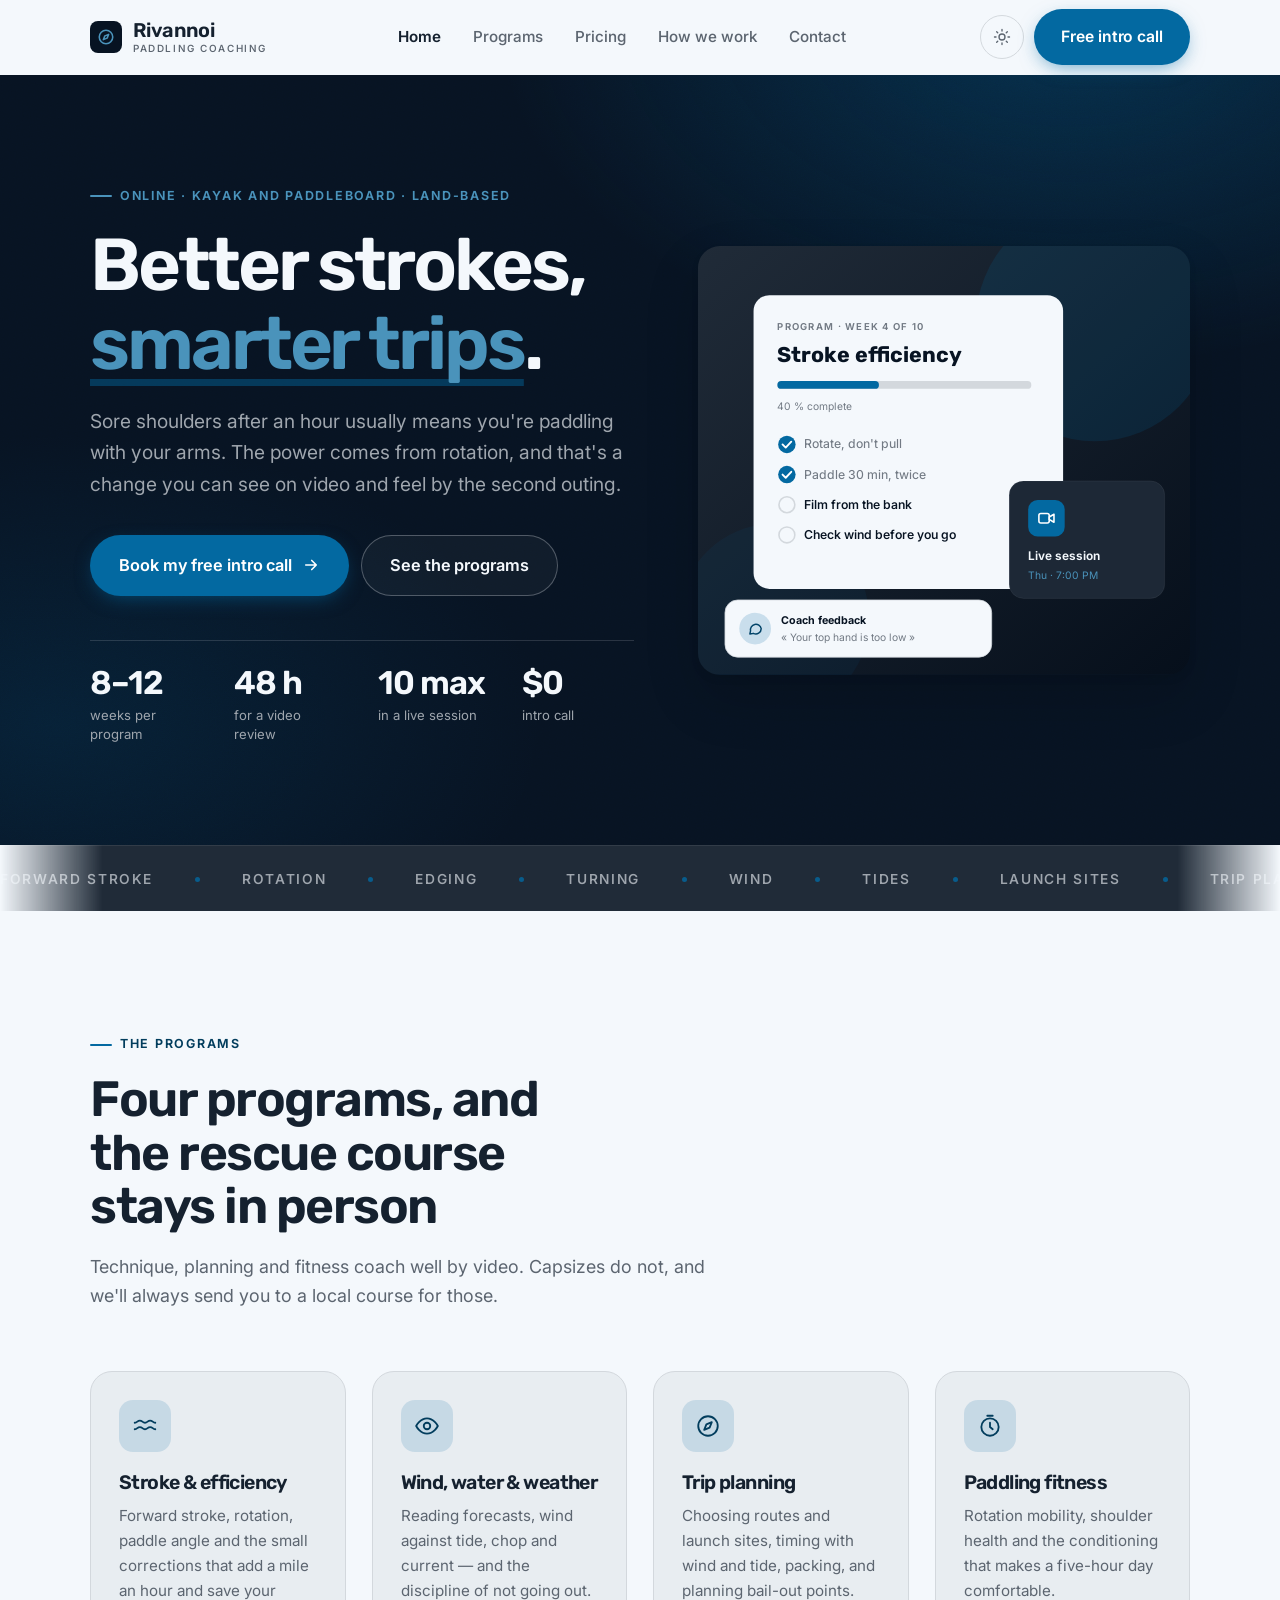
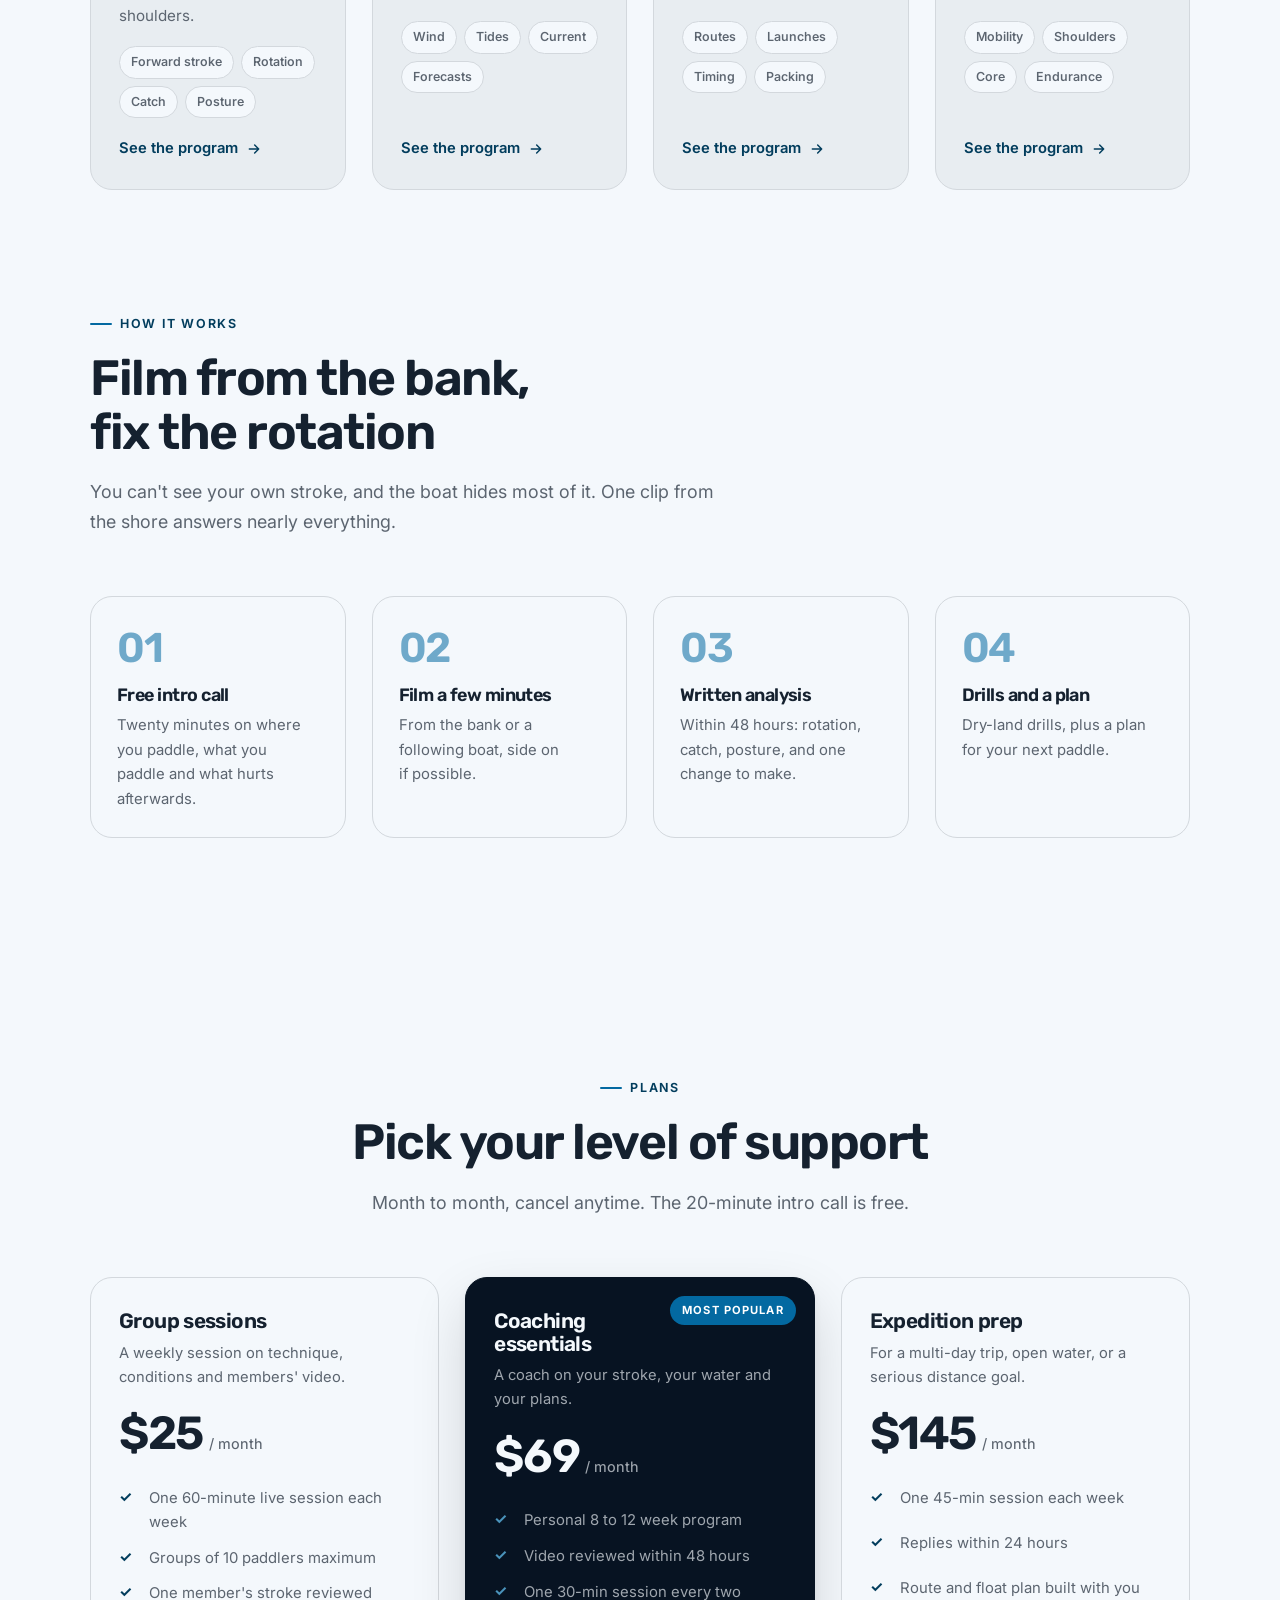
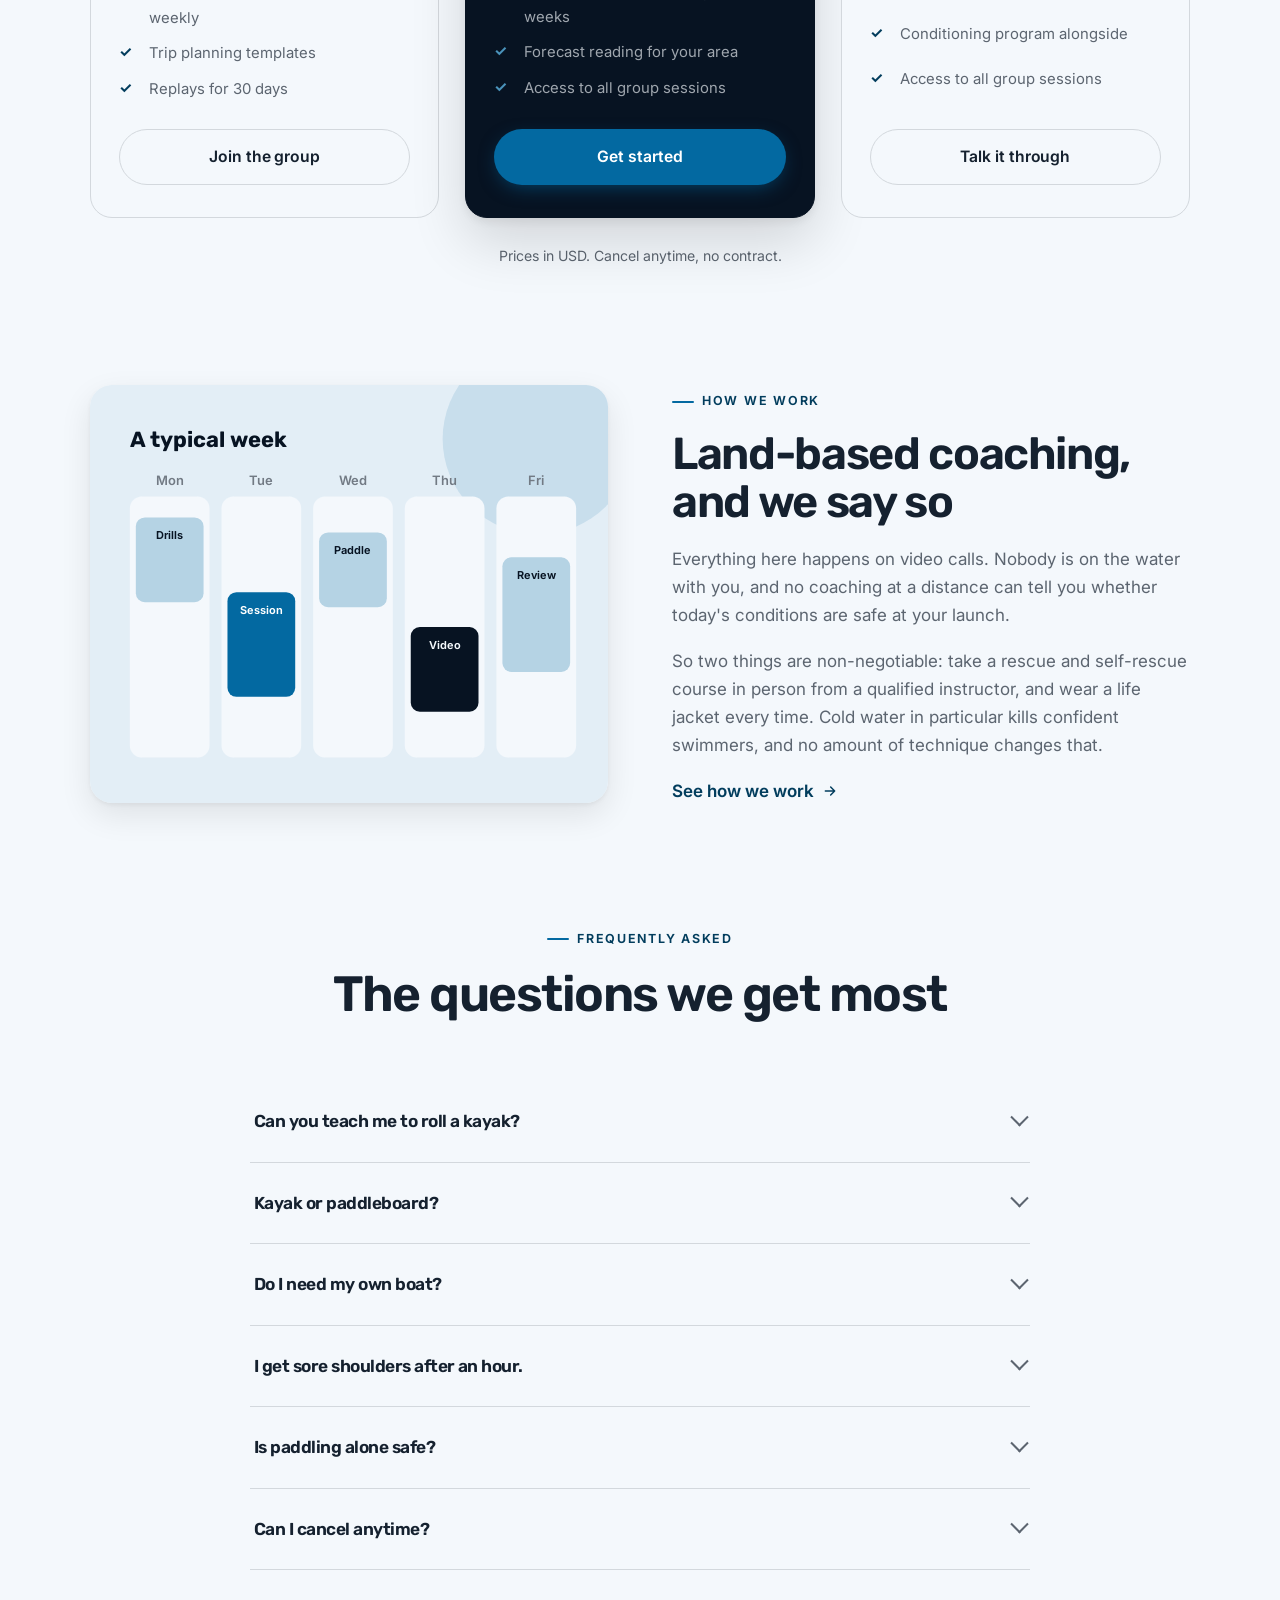
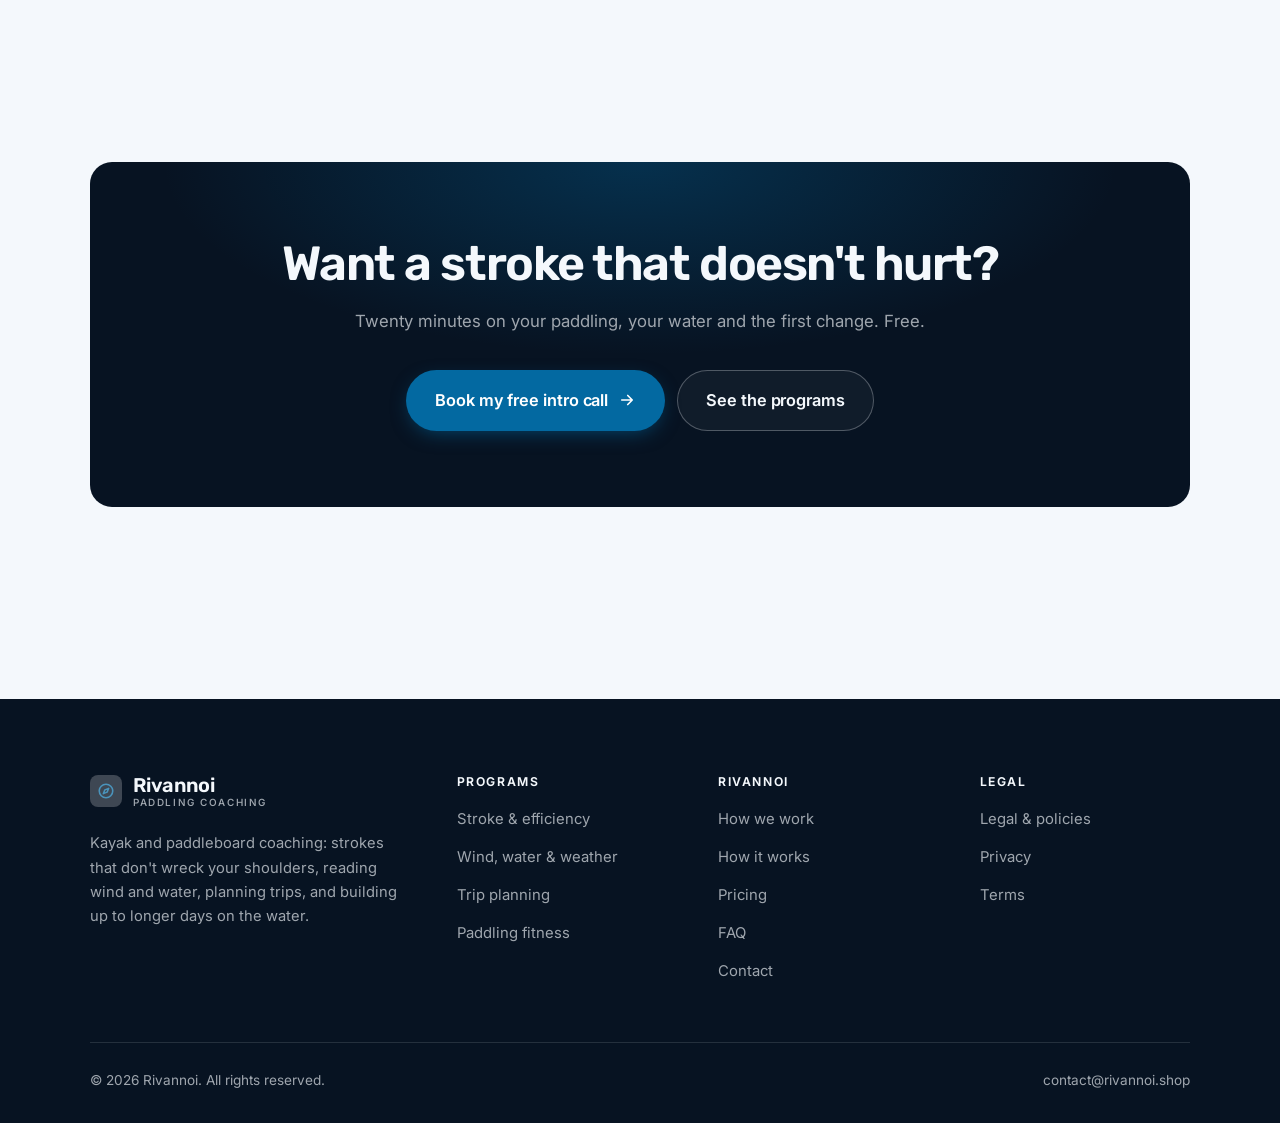
<file: index.html>
<!DOCTYPE html>
<html lang="en" class="no-js">
<head>
<meta charset="utf-8">
<meta name="viewport" content="width=device-width, initial-scale=1">
<title>Rivannoi — Paddling coaching: better strokes, smarter trips</title>
<meta name="description" content="Online kayak and paddleboard coaching: stroke technique from your own video, reading wind and water, trip planning, and paddling fitness. Safety training stays in person.">
<link rel="canonical" href="https://rivannoi.shop/">

<meta property="og:type" content="website">
<meta property="og:url" content="https://rivannoi.shop/">
<meta property="og:site_name" content="Rivannoi">
<meta property="og:locale" content="en_US">
<meta property="og:title" content="Rivannoi — Paddling coaching: better strokes, smarter trips">
<meta property="og:description" content="Online kayak and paddleboard coaching: stroke technique from your own video, reading wind and water, trip planning, and paddling fitness. Safety training stays in person.">
<meta name="theme-color" content="#071322">

<link rel="icon" href="assets/img/favicon.svg" type="image/svg+xml">
<link rel="preconnect" href="https://fonts.googleapis.com">
<link rel="preconnect" href="https://fonts.gstatic.com" crossorigin>
<link rel="stylesheet" href="https://fonts.googleapis.com/css2?family=Rubik:wght@400..700&family=Inter:wght@400..700&display=swap">
<link rel="stylesheet" href="assets/css/style.css">

<!-- Thème appliqué avant le premier rendu (évite le flash) -->
<script>
document.documentElement.classList.remove('no-js');
(function(){try{var t=localStorage.getItem('site-theme');if(t){document.documentElement.setAttribute('data-theme',t);}}catch(e){}})();
</script>
<script type="application/ld+json">
{
  "@context": "https://schema.org",
  "@type": "Organization",
  "name": "Rivannoi",
  "url": "https://rivannoi.shop/",
  "email": "contact@rivannoi.shop",
  "description": "Online kayak and paddleboard coaching: stroke technique from your own video, reading wind and water, trip planning, and paddling fitness. Safety training stays in person.",
  "areaServed": "US",
  "knowsLanguage": "en"
}
</script>
</head>

<body>
<a class="skip-link" href="#main">Skip to main content</a>

<header class="site-header">
  <nav class="wrap nav" aria-label="Main navigation">
    <a class="brand" href="index.html">
      <svg class="brand__mark" viewBox="0 0 64 64" aria-hidden="true">
        <rect class="bm-bg" width="64" height="64" rx="16"/>
        <g class="bm-ic" transform="translate(14 14) scale(1.5)" fill="none" stroke-width="2.1" stroke-linecap="round" stroke-linejoin="round"><circle cx="12" cy="12" r="9"/><path d="M15.5 8.5 13.5 13.5 8.5 15.5 10.5 10.5z"/></g>
      </svg>
      <span>Rivannoi<span class="brand__sub">Paddling coaching</span></span>
    </a>

    <ul class="nav__links" id="nav-links">
      <li><a href="index.html" aria-current="page">Home</a></li>
      <li><a href="programs.html">Programs</a></li>
      <li><a href="index.html#pricing">Pricing</a></li>
      <li><a href="about.html">How we work</a></li>
      <li><a href="contact.html">Contact</a></li>
      <li><a class="btn btn--primary" href="contact.html">Free intro call</a></li>
    </ul>

    <div class="nav__cta">
      <button class="theme-toggle" type="button" aria-label="Switch to dark theme">
        <svg class="icon-sun" viewBox="0 0 24 24" fill="none" stroke="currentColor" stroke-width="1.8" stroke-linecap="round" aria-hidden="true"><circle cx="12" cy="12" r="4"/><path d="M12 2v2m0 16v2M2 12h2m16 0h2M4.9 4.9l1.4 1.4m11.4 11.4 1.4 1.4M19.1 4.9l-1.4 1.4M6.3 17.7l-1.4 1.4"/></svg>
        <svg class="icon-moon" viewBox="0 0 24 24" fill="none" stroke="currentColor" stroke-width="1.8" stroke-linecap="round" stroke-linejoin="round" aria-hidden="true"><path d="M21 12.8A9 9 0 1 1 11.2 3a7 7 0 0 0 9.8 9.8z"/></svg>
      </button>
      <a class="btn btn--primary" href="contact.html">Free intro call</a>
      <button class="nav__toggle" type="button" aria-expanded="false" aria-controls="nav-links" aria-label="Open menu">
        <svg class="icon-open" viewBox="0 0 24 24" fill="none" stroke="currentColor" stroke-width="2" stroke-linecap="round" aria-hidden="true"><path d="M3 6h18M3 12h18M3 18h18"/></svg>
        <svg class="icon-close" viewBox="0 0 24 24" fill="none" stroke="currentColor" stroke-width="2" stroke-linecap="round" aria-hidden="true"><path d="M6 6l12 12M18 6L6 18"/></svg>
      </button>
    </div>
  </nav>
</header>

<main id="main">

<section class="hero">
  <div class="wrap hero__inner">
    <div>
      <span class="eyebrow hero__eyebrow">Online · Kayak and paddleboard · Land-based</span>
      <h1>Better strokes,<br> <em>smarter trips</em>.</h1>
      <p class="hero__lede">Sore shoulders after an hour usually means you're paddling with your arms. The power comes from rotation, and that's a change you can see on video and feel by the second outing.</p>

      <div class="hero__actions">
        <a class="btn btn--primary btn--lg" href="contact.html">Book my free intro call <svg viewBox="0 0 24 24" fill="none" stroke="currentColor" stroke-width="2.2" stroke-linecap="round" stroke-linejoin="round" aria-hidden="true"><path d="M5 12h14M13 6l6 6-6 6"/></svg></a>
        <a class="btn btn--on-dark btn--lg" href="programs.html">See the programs</a>
      </div>

      <ul class="hero__proof">
        <li><span class="stat__num">8–12</span><span class="stat__label">weeks per program</span></li>
        <li><span class="stat__num">48 h</span><span class="stat__label">for a video review</span></li>
        <li><span class="stat__num">10 max</span><span class="stat__label">in a live session</span></li>
        <li><span class="stat__num">$0</span><span class="stat__label">intro call</span></li>
      </ul>
    </div>

    <div class="hero__art">
      <svg viewBox="0 0 620 540" role="img" aria-label="A paddling program in week 4 of 10, showing this week's work, the next live session and coach feedback.">
        <defs>
          <linearGradient id="hbg" x1="0" y1="0" x2="1" y2="1">
            <stop offset="0" stop-color="#202b38"/><stop offset="1" stop-color="#060f1b"/>
          </linearGradient>
        </defs>
        <rect width="620" height="540" rx="22" fill="url(#hbg)"/>
        <circle cx="500" cy="96" r="150" fill="#0369a1" opacity=".16"/>
        <circle cx="96" cy="470" r="120" fill="#0369a1" opacity=".08"/>

        <g style="font-family: var(--font-body)">
          <!-- Carte programme -->
          <rect x="70" y="62" width="390" height="370" rx="20" fill="#f4f8fc"/>
          <text x="100" y="106" font-size="12" font-weight="650" letter-spacing="1.6" fill="#727a84">PROGRAM · WEEK 4 OF 10</text>
          <text x="100" y="146" font-size="27" font-weight="700" fill="#071322" style="font-family: var(--font-display)">Stroke efficiency</text>
          <rect x="100" y="170" width="320" height="10" rx="5" fill="#d3d8dd"/>
          <rect x="100" y="170" width="128" height="10" rx="5" fill="#0369a1"/>
          <text x="100" y="206" font-size="13" fill="#727a84">40 % complete</text>
          <circle cx="112" cy="250" r="11" fill="#0369a1"/><path d="M106.5 250l4 4 7-7.5" fill="none" stroke="#ffffff" stroke-width="2.4" stroke-linecap="round" stroke-linejoin="round"/><text x="134" y="255" font-size="15.5" fill="#727a84" font-weight="450">Rotate, don't pull</text>
          <circle cx="112" cy="288" r="11" fill="#0369a1"/><path d="M106.5 288l4 4 7-7.5" fill="none" stroke="#ffffff" stroke-width="2.4" stroke-linecap="round" stroke-linejoin="round"/><text x="134" y="293" font-size="15.5" fill="#727a84" font-weight="450">Paddle 30 min, twice</text>
          <circle cx="112" cy="326" r="10" fill="none" stroke="#d3d8dd" stroke-width="2"/><text x="134" y="331" font-size="15.5" fill="#071322" font-weight="560">Film from the bank</text>
          <circle cx="112" cy="364" r="10" fill="none" stroke="#d3d8dd" stroke-width="2"/><text x="134" y="369" font-size="15.5" fill="#071322" font-weight="560">Check wind before you go</text>

          <!-- Carte séance -->
          <rect x="392" y="296" width="196" height="148" rx="18" fill="#1d2836" stroke="#ffffff" stroke-opacity=".08"/>
          <rect x="416" y="320" width="46" height="46" rx="12" fill="#0369a1"/>
          <g transform="translate(427 331)" fill="none" stroke="#ffffff" color="#ffffff" stroke-width="2" stroke-linecap="round" stroke-linejoin="round"><rect x="2.5" y="6" width="13" height="12" rx="2.5"/><path d="M15.5 10.5 21.5 7v10l-6-3.5z"/></g>
          <text x="416" y="396" font-size="15" font-weight="650" fill="#f4f8fc">Live session</text>
          <text x="416" y="420" font-size="13" fill="#4a93bb">Thu · 7:00 PM</text>

          <!-- Retour du coach -->
          <rect x="34" y="446" width="336" height="72" rx="16" fill="#f4f8fc" stroke="#d3d8dd"/>
          <circle cx="72" cy="482" r="20" fill="#c9deec"/>
          <g transform="translate(62 472) scale(.84)" fill="none" stroke="#024469" stroke-width="2.2" stroke-linecap="round" stroke-linejoin="round"><path d="M21 12a8 8 0 0 1-11.6 7.1L4 20l1-4.6A8 8 0 1 1 21 12z"/></g>
          <text x="104" y="476" font-size="13.5" font-weight="700" fill="#071322">Coach feedback</text>
          <text x="104" y="498" font-size="13" fill="#727a84">« Your top hand is too low »</text>
        </g>
      </svg>
    </div>
  </div>
</section>

<div class="marquee" aria-hidden="true">
  <div class="marquee__track"><span>Forward stroke</span><span>Rotation</span><span>Edging</span><span>Turning</span><span>Wind</span><span>Tides</span><span>Launch sites</span><span>Trip planning</span><span>Paddle fitness</span><span>Life jackets</span><span>Forward stroke</span><span>Rotation</span><span>Edging</span><span>Turning</span><span>Wind</span><span>Tides</span><span>Launch sites</span><span>Trip planning</span><span>Paddle fitness</span><span>Life jackets</span></div>
</div>

<section class="section wrap" id="programs">
  <div class="section-head reveal">
    <span class="eyebrow">The programs</span>
    <h2>Four programs, and the rescue course stays in person</h2>
    <p>Technique, planning and fitness coach well by video. Capsizes do not, and we'll always send you to a local course for those.</p>
  </div>
  <div class="grid grid--4 reveal-group">
    <a class="card" href="programs.html#stroke">
      <div class="card__icon"><svg viewBox="0 0 24 24" fill="none" stroke="currentColor" stroke-width="1.7" stroke-linecap="round" stroke-linejoin="round" aria-hidden="true"><path d="M2.5 9c2.4 0 2.4-2 4.75-2s2.4 2 4.75 2 2.4-2 4.75-2 2.4 2 4.75 2M2.5 15c2.4 0 2.4-2 4.75-2s2.4 2 4.75 2 2.4-2 4.75-2 2.4 2 4.75 2"/></svg></div>
      <h3>Stroke &amp; efficiency</h3>
      <p>Forward stroke, rotation, paddle angle and the small corrections that add a mile an hour and save your shoulders.</p>
      <ul class="tags"><li>Forward stroke</li><li>Rotation</li><li>Catch</li><li>Posture</li></ul>
      <span class="arrow-link">See the program <svg viewBox="0 0 24 24" fill="none" stroke="currentColor" stroke-width="2.2" stroke-linecap="round" stroke-linejoin="round" aria-hidden="true"><path d="M5 12h14M13 6l6 6-6 6"/></svg></span>
    </a>
    <a class="card" href="programs.html#water">
      <div class="card__icon"><svg viewBox="0 0 24 24" fill="none" stroke="currentColor" stroke-width="1.7" stroke-linecap="round" stroke-linejoin="round" aria-hidden="true"><path d="M2 12s3.6-7 10-7 10 7 10 7-3.6 7-10 7S2 12 2 12z"/><circle cx="12" cy="12" r="3"/></svg></div>
      <h3>Wind, water &amp; weather</h3>
      <p>Reading forecasts, wind against tide, chop and current — and the discipline of not going out.</p>
      <ul class="tags"><li>Wind</li><li>Tides</li><li>Current</li><li>Forecasts</li></ul>
      <span class="arrow-link">See the program <svg viewBox="0 0 24 24" fill="none" stroke="currentColor" stroke-width="2.2" stroke-linecap="round" stroke-linejoin="round" aria-hidden="true"><path d="M5 12h14M13 6l6 6-6 6"/></svg></span>
    </a>
    <a class="card" href="programs.html#trips">
      <div class="card__icon"><svg viewBox="0 0 24 24" fill="none" stroke="currentColor" stroke-width="1.7" stroke-linecap="round" stroke-linejoin="round" aria-hidden="true"><circle cx="12" cy="12" r="9"/><path d="M15.5 8.5 13.5 13.5 8.5 15.5 10.5 10.5z"/></svg></div>
      <h3>Trip planning</h3>
      <p>Choosing routes and launch sites, timing with wind and tide, packing, and planning bail-out points.</p>
      <ul class="tags"><li>Routes</li><li>Launches</li><li>Timing</li><li>Packing</li></ul>
      <span class="arrow-link">See the program <svg viewBox="0 0 24 24" fill="none" stroke="currentColor" stroke-width="2.2" stroke-linecap="round" stroke-linejoin="round" aria-hidden="true"><path d="M5 12h14M13 6l6 6-6 6"/></svg></span>
    </a>
    <a class="card" href="programs.html#fitness">
      <div class="card__icon"><svg viewBox="0 0 24 24" fill="none" stroke="currentColor" stroke-width="1.7" stroke-linecap="round" stroke-linejoin="round" aria-hidden="true"><circle cx="12" cy="13" r="8"/><path d="M12 9v4l2.5 2M9.5 2.5h5"/></svg></div>
      <h3>Paddling fitness</h3>
      <p>Rotation mobility, shoulder health and the conditioning that makes a five-hour day comfortable.</p>
      <ul class="tags"><li>Mobility</li><li>Shoulders</li><li>Core</li><li>Endurance</li></ul>
      <span class="arrow-link">See the program <svg viewBox="0 0 24 24" fill="none" stroke="currentColor" stroke-width="2.2" stroke-linecap="round" stroke-linejoin="round" aria-hidden="true"><path d="M5 12h14M13 6l6 6-6 6"/></svg></span>
    </a>
  </div>
</section>

<section class="section section--flush wrap" id="how-it-works">
  <div class="section-head reveal">
    <span class="eyebrow">How it works</span>
    <h2>Film from the bank, fix the rotation</h2>
    <p>You can't see your own stroke, and the boat hides most of it. One clip from the shore answers nearly everything.</p>
  </div>
  <div class="grid grid--4 steps reveal-group">
    <article class="step">
      <h3>Free intro call</h3>
      <p>Twenty minutes on where you paddle, what you paddle and what hurts afterwards.</p>
    </article>
    <article class="step">
      <h3>Film a few minutes</h3>
      <p>From the bank or a following boat, side on if possible.</p>
    </article>
    <article class="step">
      <h3>Written analysis</h3>
      <p>Within 48 hours: rotation, catch, posture, and one change to make.</p>
    </article>
    <article class="step">
      <h3>Drills and a plan</h3>
      <p>Dry-land drills, plus a plan for your next paddle.</p>
    </article>
  </div>
</section>

<section class="section wrap" id="pricing">
  <div class="section-head section-head--center reveal">
    <span class="eyebrow">Plans</span>
    <h2>Pick your level of support</h2>
    <p>Month to month, cancel anytime. The 20-minute intro call is free.</p>
  </div>
  <div class="grid grid--3 plans reveal-group">
    <article class="plan">
      
      <h3>Group sessions</h3>
      <p class="plan__desc">A weekly session on technique, conditions and members' video.</p>
      <p class="plan__price">$25<span class="plan__period">/ month</span></p>
      <ul class="plan__features">
        <li>One 60-minute live session each week</li>
        <li>Groups of 10 paddlers maximum</li>
        <li>One member's stroke reviewed weekly</li>
        <li>Trip planning templates</li>
        <li>Replays for 30 days</li>
      </ul>
      <a class="btn btn--ghost btn--block" href="contact.html">Join the group</a>
    </article>
    <article class="plan plan--featured">
      <span class="plan__tag">Most popular</span>
      <h3>Coaching essentials</h3>
      <p class="plan__desc">A coach on your stroke, your water and your plans.</p>
      <p class="plan__price">$69<span class="plan__period">/ month</span></p>
      <ul class="plan__features">
        <li>Personal 8 to 12 week program</li>
        <li>Video reviewed within 48 hours</li>
        <li>One 30-min session every two weeks</li>
        <li>Forecast reading for your area</li>
        <li>Access to all group sessions</li>
      </ul>
      <a class="btn btn--primary btn--block" href="contact.html">Get started</a>
    </article>
    <article class="plan">
      
      <h3>Expedition prep</h3>
      <p class="plan__desc">For a multi-day trip, open water, or a serious distance goal.</p>
      <p class="plan__price">$145<span class="plan__period">/ month</span></p>
      <ul class="plan__features">
        <li>One 45-min session each week</li>
        <li>Replies within 24 hours</li>
        <li>Route and float plan built with you</li>
        <li>Conditioning program alongside</li>
        <li>Access to all group sessions</li>
      </ul>
      <a class="btn btn--ghost btn--block" href="contact.html">Talk it through</a>
    </article>
  </div>
  <p class="plans-note">Prices in USD. Cancel anytime, no contract.</p>
</section>

<section class="section section--flush wrap">
  <div class="split reveal">
    <div class="split__art">
      <svg viewBox="0 0 520 420" role="img" aria-label="Example of a typical week: Drills, Session, Paddle, Video, Review.">
        <rect width="520" height="420" rx="20" fill="#e3eef6"/>
        <circle cx="450" cy="54" r="96" fill="#0369a1" opacity=".12"/>
        <g style="font-family: var(--font-body)">
        <text x="40" y="62" font-size="22" font-weight="700" fill="#071322" style="font-family: var(--font-display)">A typical week</text>
        <text x="80" y="100" text-anchor="middle" font-size="13" font-weight="600" fill="#727a84">Mon</text>
        <rect x="40" y="112" width="80" height="262" rx="12" fill="#f4f8fc"/>
        <rect x="46" y="133" width="68" height="85" rx="9" fill="#b5d3e4"/>
        <text x="80" y="155" text-anchor="middle" font-size="11" font-weight="650" fill="#071322">Drills</text>
        <text x="172" y="100" text-anchor="middle" font-size="13" font-weight="600" fill="#727a84">Tue</text>
        <rect x="132" y="112" width="80" height="262" rx="12" fill="#f4f8fc"/>
        <rect x="138" y="208" width="68" height="105" rx="9" fill="#0369a1"/>
        <text x="172" y="230" text-anchor="middle" font-size="11" font-weight="650" fill="#ffffff">Session</text>
        <text x="264" y="100" text-anchor="middle" font-size="13" font-weight="600" fill="#727a84">Wed</text>
        <rect x="224" y="112" width="80" height="262" rx="12" fill="#f4f8fc"/>
        <rect x="230" y="148" width="68" height="75" rx="9" fill="#b5d3e4"/>
        <text x="264" y="170" text-anchor="middle" font-size="11" font-weight="650" fill="#071322">Paddle</text>
        <text x="356" y="100" text-anchor="middle" font-size="13" font-weight="600" fill="#727a84">Thu</text>
        <rect x="316" y="112" width="80" height="262" rx="12" fill="#f4f8fc"/>
        <rect x="322" y="243" width="68" height="85" rx="9" fill="#071322"/>
        <text x="356" y="265" text-anchor="middle" font-size="11" font-weight="650" fill="#f4f8fc">Video</text>
        <text x="448" y="100" text-anchor="middle" font-size="13" font-weight="600" fill="#727a84">Fri</text>
        <rect x="408" y="112" width="80" height="262" rx="12" fill="#f4f8fc"/>
        <rect x="414" y="173" width="68" height="115" rx="9" fill="#b5d3e4"/>
        <text x="448" y="195" text-anchor="middle" font-size="11" font-weight="650" fill="#071322">Review</text>
        </g>
      </svg>
    </div>
    <div>
      <span class="eyebrow">How we work</span>
      <h2>Land-based coaching, and we say so</h2>
      <p>Everything here happens on video calls. Nobody is on the water with you, and no coaching at a distance can tell you whether today's conditions are safe at your launch.</p>
      <p>So two things are non-negotiable: take a rescue and self-rescue course in person from a qualified instructor, and wear a life jacket every time. Cold water in particular kills confident swimmers, and no amount of technique changes that.</p>
      <p><a class="arrow-link" href="about.html">See how we work <svg viewBox="0 0 24 24" fill="none" stroke="currentColor" stroke-width="2.2" stroke-linecap="round" stroke-linejoin="round" aria-hidden="true"><path d="M5 12h14M13 6l6 6-6 6"/></svg></a></p>
    </div>
  </div>
</section>

<section class="section section--flush wrap" id="faq">
  <div class="section-head section-head--center reveal">
    <span class="eyebrow">Frequently asked</span>
    <h2>The questions we get most</h2>
  </div>
  <div class="faq reveal">
    <details>
      <summary>Can you teach me to roll a kayak?</summary>
      <p>Not over video. Rolling and rescue skills need a pool or sheltered water and an instructor beside you. We'll help you find a course and prepare for it.</p>
    </details>
    <details>
      <summary>Kayak or paddleboard?</summary>
      <p>Both are coached here, and the stroke principles overlap more than people expect. We'll talk through which suits your water and your goals.</p>
    </details>
    <details>
      <summary>Do I need my own boat?</summary>
      <p>It helps for regular practice, but rentals are fine while you're learning. We take no commission on any equipment.</p>
    </details>
    <details>
      <summary>I get sore shoulders after an hour.</summary>
      <p>Classic arm-paddling. Rotation fixes it, and it's usually visible in the first video review.</p>
    </details>
    <details>
      <summary>Is paddling alone safe?</summary>
      <p>Less safe, always. We'd rather you paddled with others, told someone your plan, and stayed close to shore when you don't.</p>
    </details>
    <details>
      <summary>Can I cancel anytime?</summary>
      <p>Yes. No contract, no minimum term. Access stays open until the end of the month you already paid for.</p>
    </details>
  </div>
</section>

<section class="wrap section--tight">
  <div class="cta-band reveal">
    <h2>Want a stroke that doesn't hurt?</h2>
    <p>Twenty minutes on your paddling, your water and the first change. Free.</p>
    <div class="hero__actions">
      <a class="btn btn--primary btn--lg" href="contact.html">Book my free intro call <svg viewBox="0 0 24 24" fill="none" stroke="currentColor" stroke-width="2.2" stroke-linecap="round" stroke-linejoin="round" aria-hidden="true"><path d="M5 12h14M13 6l6 6-6 6"/></svg></a>
      <a class="btn btn--on-dark btn--lg" href="programs.html">See the programs</a>
    </div>
  </div>
</section>

</main>

<footer class="site-footer">
  <div class="wrap">
    <div class="footer__grid">
      <div class="footer__brand">
        <a class="brand" href="index.html">
          <svg class="brand__mark" viewBox="0 0 64 64" aria-hidden="true">
        <rect class="bm-bg" width="64" height="64" rx="16"/>
        <g class="bm-ic" transform="translate(14 14) scale(1.5)" fill="none" stroke-width="2.1" stroke-linecap="round" stroke-linejoin="round"><circle cx="12" cy="12" r="9"/><path d="M15.5 8.5 13.5 13.5 8.5 15.5 10.5 10.5z"/></g>
      </svg>
          <span>Rivannoi<span class="brand__sub">Paddling coaching</span></span>
        </a>
        <p>Kayak and paddleboard coaching: strokes that don't wreck your shoulders, reading wind and water, planning trips, and building up to longer days on the water.</p>
      </div>

      <div class="footer__col">
        <h4>Programs</h4>
        <ul>
          <li><a href="programs.html#stroke">Stroke &amp; efficiency</a></li>
          <li><a href="programs.html#water">Wind, water &amp; weather</a></li>
          <li><a href="programs.html#trips">Trip planning</a></li>
          <li><a href="programs.html#fitness">Paddling fitness</a></li>
        </ul>
      </div>

      <div class="footer__col">
        <h4>Rivannoi</h4>
        <ul>
          <li><a href="about.html">How we work</a></li>
          <li><a href="index.html#how-it-works">How it works</a></li>
          <li><a href="index.html#pricing">Pricing</a></li>
          <li><a href="index.html#faq">FAQ</a></li>
          <li><a href="contact.html">Contact</a></li>
        </ul>
      </div>

      <div class="footer__col">
        <h4>Legal</h4>
        <ul>
          <li><a href="legal.html">Legal &amp; policies</a></li>
          <li><a href="legal.html#privacy">Privacy</a></li>
          <li><a href="legal.html#terms">Terms</a></li>
        </ul>
      </div>
    </div>

    <div class="footer__bottom">
      <p>© <span data-year>2026</span> Rivannoi. All rights reserved.</p>
      <p><a href="mailto:contact@rivannoi.shop">contact@rivannoi.shop</a></p>
    </div>
  </div>
</footer>

<script src="assets/js/main.js" defer></script>
</body>
</html>
</file>
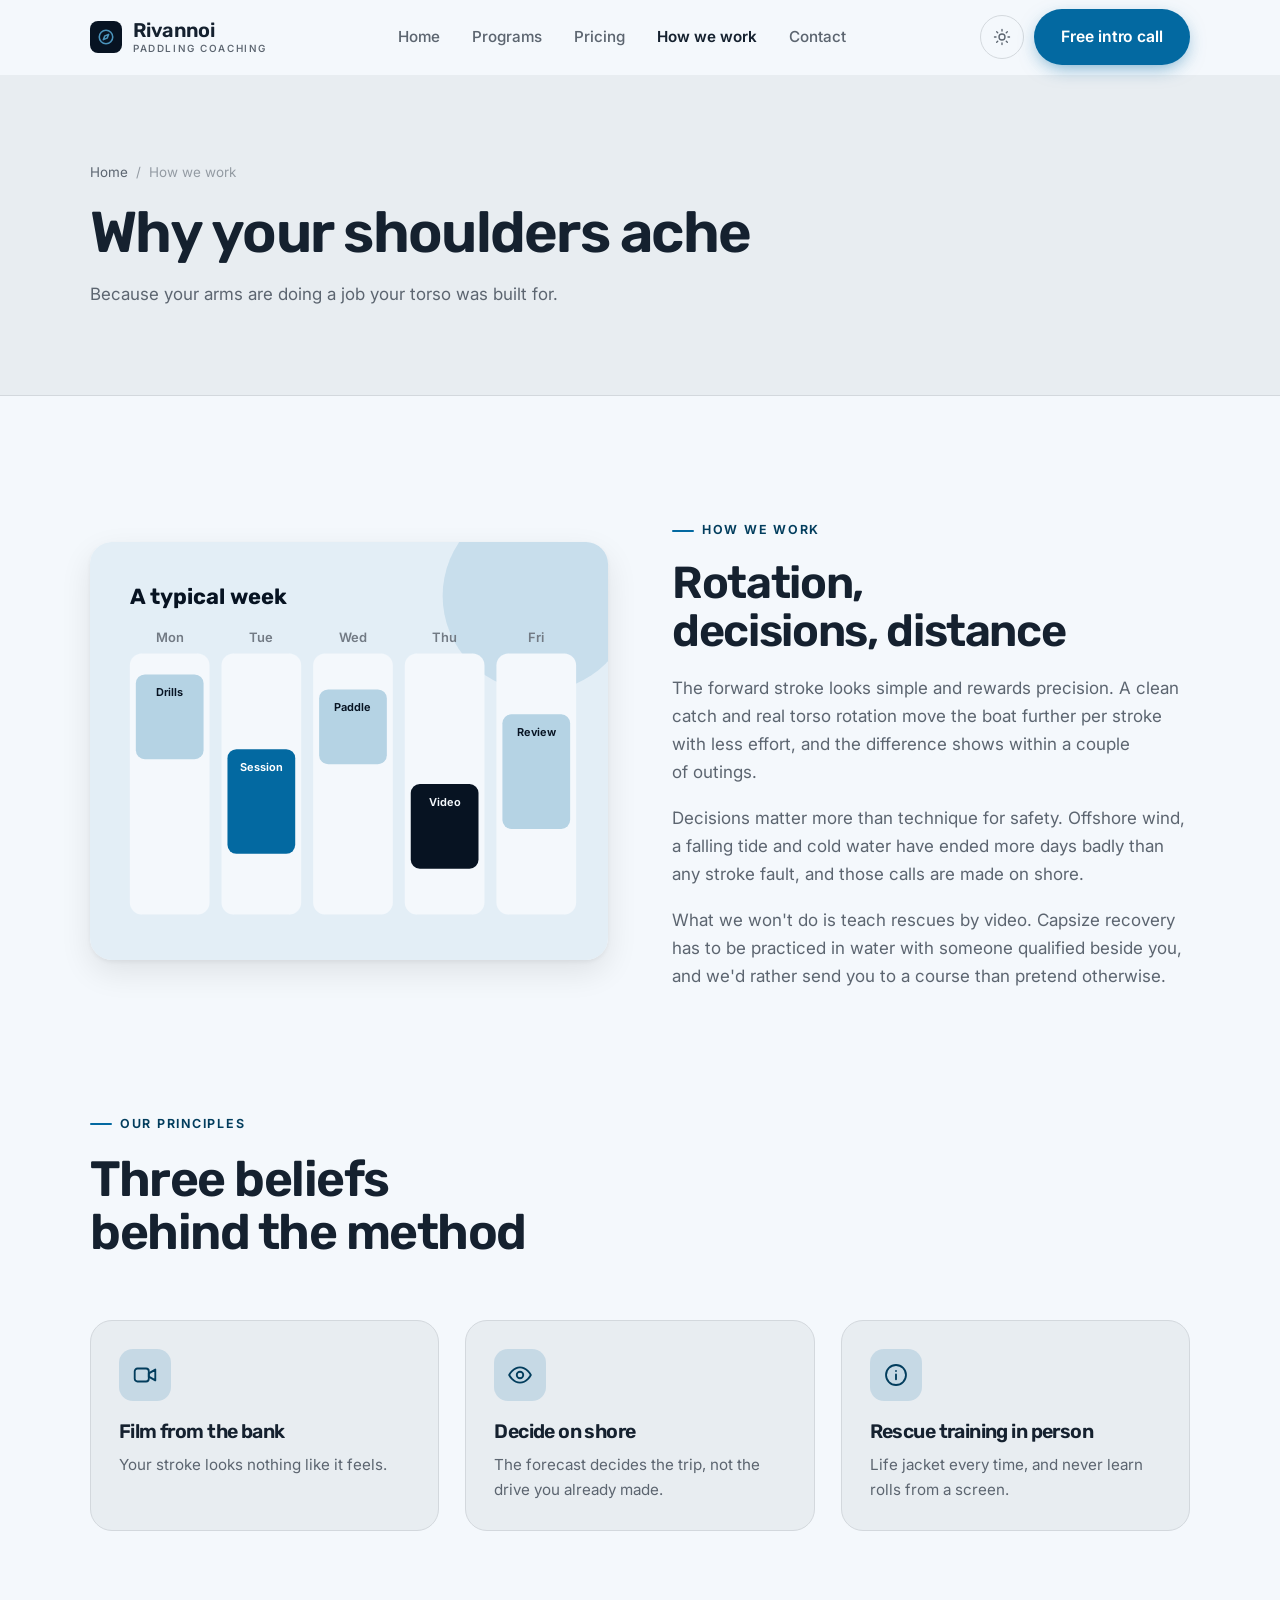
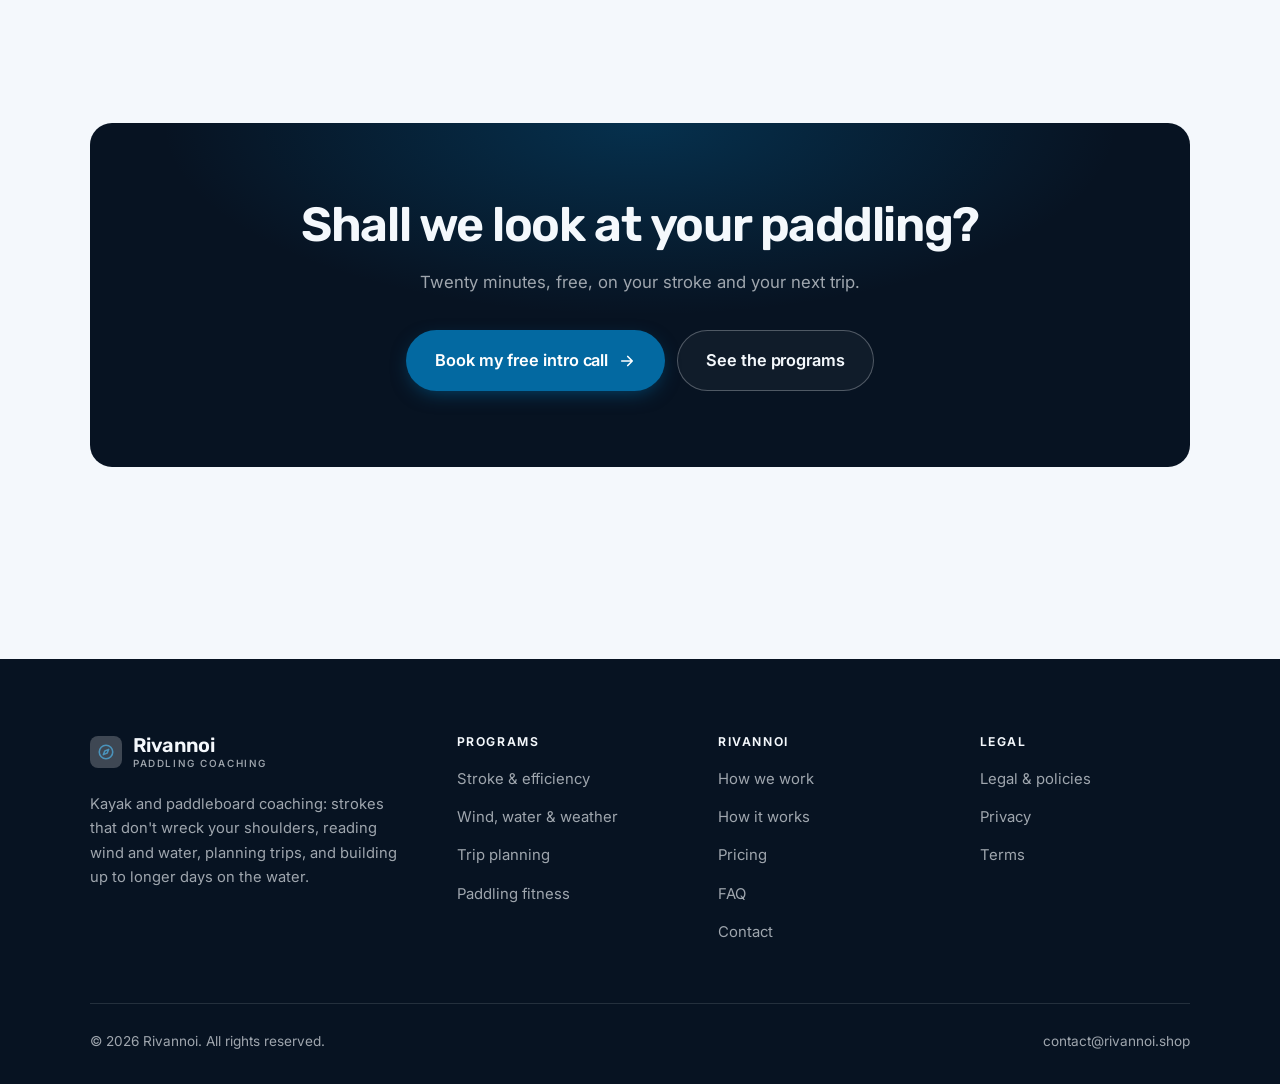
<file: about.html>
<!DOCTYPE html>
<html lang="en" class="no-js">
<head>
<meta charset="utf-8">
<meta name="viewport" content="width=device-width, initial-scale=1">
<title>How we work — Rivannoi</title>
<meta name="description" content="Why paddling technique is coachable from video, and what has to stay in person.">
<link rel="canonical" href="https://rivannoi.shop/about.html">

<meta property="og:type" content="website">
<meta property="og:url" content="https://rivannoi.shop/about.html">
<meta property="og:site_name" content="Rivannoi">
<meta property="og:locale" content="en_US">
<meta property="og:title" content="How we work — Rivannoi">
<meta property="og:description" content="Why paddling technique is coachable from video, and what has to stay in person.">
<meta name="theme-color" content="#071322">

<link rel="icon" href="assets/img/favicon.svg" type="image/svg+xml">
<link rel="preconnect" href="https://fonts.googleapis.com">
<link rel="preconnect" href="https://fonts.gstatic.com" crossorigin>
<link rel="stylesheet" href="https://fonts.googleapis.com/css2?family=Rubik:wght@400..700&family=Inter:wght@400..700&display=swap">
<link rel="stylesheet" href="assets/css/style.css">

<!-- Thème appliqué avant le premier rendu (évite le flash) -->
<script>
document.documentElement.classList.remove('no-js');
(function(){try{var t=localStorage.getItem('site-theme');if(t){document.documentElement.setAttribute('data-theme',t);}}catch(e){}})();
</script>
</head>

<body>
<a class="skip-link" href="#main">Skip to main content</a>

<header class="site-header">
  <nav class="wrap nav" aria-label="Main navigation">
    <a class="brand" href="index.html">
      <svg class="brand__mark" viewBox="0 0 64 64" aria-hidden="true">
        <rect class="bm-bg" width="64" height="64" rx="16"/>
        <g class="bm-ic" transform="translate(14 14) scale(1.5)" fill="none" stroke-width="2.1" stroke-linecap="round" stroke-linejoin="round"><circle cx="12" cy="12" r="9"/><path d="M15.5 8.5 13.5 13.5 8.5 15.5 10.5 10.5z"/></g>
      </svg>
      <span>Rivannoi<span class="brand__sub">Paddling coaching</span></span>
    </a>

    <ul class="nav__links" id="nav-links">
      <li><a href="index.html">Home</a></li>
      <li><a href="programs.html">Programs</a></li>
      <li><a href="index.html#pricing">Pricing</a></li>
      <li><a href="about.html" aria-current="page">How we work</a></li>
      <li><a href="contact.html">Contact</a></li>
      <li><a class="btn btn--primary" href="contact.html">Free intro call</a></li>
    </ul>

    <div class="nav__cta">
      <button class="theme-toggle" type="button" aria-label="Switch to dark theme">
        <svg class="icon-sun" viewBox="0 0 24 24" fill="none" stroke="currentColor" stroke-width="1.8" stroke-linecap="round" aria-hidden="true"><circle cx="12" cy="12" r="4"/><path d="M12 2v2m0 16v2M2 12h2m16 0h2M4.9 4.9l1.4 1.4m11.4 11.4 1.4 1.4M19.1 4.9l-1.4 1.4M6.3 17.7l-1.4 1.4"/></svg>
        <svg class="icon-moon" viewBox="0 0 24 24" fill="none" stroke="currentColor" stroke-width="1.8" stroke-linecap="round" stroke-linejoin="round" aria-hidden="true"><path d="M21 12.8A9 9 0 1 1 11.2 3a7 7 0 0 0 9.8 9.8z"/></svg>
      </button>
      <a class="btn btn--primary" href="contact.html">Free intro call</a>
      <button class="nav__toggle" type="button" aria-expanded="false" aria-controls="nav-links" aria-label="Open menu">
        <svg class="icon-open" viewBox="0 0 24 24" fill="none" stroke="currentColor" stroke-width="2" stroke-linecap="round" aria-hidden="true"><path d="M3 6h18M3 12h18M3 18h18"/></svg>
        <svg class="icon-close" viewBox="0 0 24 24" fill="none" stroke="currentColor" stroke-width="2" stroke-linecap="round" aria-hidden="true"><path d="M6 6l12 12M18 6L6 18"/></svg>
      </button>
    </div>
  </nav>
</header>

<main id="main">

<section class="page-head">
  <div class="wrap">
    <nav class="breadcrumb" aria-label="Breadcrumb">
      <a href="index.html">Home</a><span>/</span><span aria-current="page">How we work</span>
    </nav>
    <h1>Why your shoulders ache</h1>
    <p>Because your arms are doing a job your torso was built for.</p>
  </div>
</section>

<section class="section wrap">
  <div class="split reveal">
    <div class="split__art">
      <svg viewBox="0 0 520 420" role="img" aria-label="Example of a typical week: Drills, Session, Paddle, Video, Review.">
        <rect width="520" height="420" rx="20" fill="#e3eef6"/>
        <circle cx="450" cy="54" r="96" fill="#0369a1" opacity=".12"/>
        <g style="font-family: var(--font-body)">
        <text x="40" y="62" font-size="22" font-weight="700" fill="#071322" style="font-family: var(--font-display)">A typical week</text>
        <text x="80" y="100" text-anchor="middle" font-size="13" font-weight="600" fill="#727a84">Mon</text>
        <rect x="40" y="112" width="80" height="262" rx="12" fill="#f4f8fc"/>
        <rect x="46" y="133" width="68" height="85" rx="9" fill="#b5d3e4"/>
        <text x="80" y="155" text-anchor="middle" font-size="11" font-weight="650" fill="#071322">Drills</text>
        <text x="172" y="100" text-anchor="middle" font-size="13" font-weight="600" fill="#727a84">Tue</text>
        <rect x="132" y="112" width="80" height="262" rx="12" fill="#f4f8fc"/>
        <rect x="138" y="208" width="68" height="105" rx="9" fill="#0369a1"/>
        <text x="172" y="230" text-anchor="middle" font-size="11" font-weight="650" fill="#ffffff">Session</text>
        <text x="264" y="100" text-anchor="middle" font-size="13" font-weight="600" fill="#727a84">Wed</text>
        <rect x="224" y="112" width="80" height="262" rx="12" fill="#f4f8fc"/>
        <rect x="230" y="148" width="68" height="75" rx="9" fill="#b5d3e4"/>
        <text x="264" y="170" text-anchor="middle" font-size="11" font-weight="650" fill="#071322">Paddle</text>
        <text x="356" y="100" text-anchor="middle" font-size="13" font-weight="600" fill="#727a84">Thu</text>
        <rect x="316" y="112" width="80" height="262" rx="12" fill="#f4f8fc"/>
        <rect x="322" y="243" width="68" height="85" rx="9" fill="#071322"/>
        <text x="356" y="265" text-anchor="middle" font-size="11" font-weight="650" fill="#f4f8fc">Video</text>
        <text x="448" y="100" text-anchor="middle" font-size="13" font-weight="600" fill="#727a84">Fri</text>
        <rect x="408" y="112" width="80" height="262" rx="12" fill="#f4f8fc"/>
        <rect x="414" y="173" width="68" height="115" rx="9" fill="#b5d3e4"/>
        <text x="448" y="195" text-anchor="middle" font-size="11" font-weight="650" fill="#071322">Review</text>
        </g>
      </svg>
    </div>
    <div>
      <span class="eyebrow">How we work</span>
      <h2>Rotation, decisions, distance</h2>
      <p>The forward stroke looks simple and rewards precision. A clean catch and real torso rotation move the boat further per stroke with less effort, and the difference shows within a couple of outings.</p>
      <p>Decisions matter more than technique for safety. Offshore wind, a falling tide and cold water have ended more days badly than any stroke fault, and those calls are made on shore.</p>
      <p>What we won't do is teach rescues by video. Capsize recovery has to be practiced in water with someone qualified beside you, and we'd rather send you to a course than pretend otherwise.</p>
      <!--
        TO DO: add a short introduction of the coach (name, real background),
        with a photo if possible. Do not invent credentials — see README.md.
      -->
    </div>
  </div>
</section>

<section class="section section--flush wrap">
  <div class="section-head reveal">
    <span class="eyebrow">Our principles</span>
    <h2>Three beliefs behind the method</h2>
  </div>
  <div class="grid grid--3 reveal-group">
    <article class="card">
      <div class="card__icon"><svg viewBox="0 0 24 24" fill="none" stroke="currentColor" stroke-width="1.7" stroke-linecap="round" stroke-linejoin="round" aria-hidden="true"><rect x="2.5" y="6" width="13" height="12" rx="2.5"/><path d="M15.5 10.5 21.5 7v10l-6-3.5z"/></svg></div>
      <h3>Film from the bank</h3>
      <p>Your stroke looks nothing like it feels.</p>
    </article>
    <article class="card">
      <div class="card__icon"><svg viewBox="0 0 24 24" fill="none" stroke="currentColor" stroke-width="1.7" stroke-linecap="round" stroke-linejoin="round" aria-hidden="true"><path d="M2 12s3.6-7 10-7 10 7 10 7-3.6 7-10 7S2 12 2 12z"/><circle cx="12" cy="12" r="3"/></svg></div>
      <h3>Decide on shore</h3>
      <p>The forecast decides the trip, not the drive you already made.</p>
    </article>
    <article class="card">
      <div class="card__icon"><svg viewBox="0 0 24 24" fill="none" stroke="currentColor" stroke-width="1.7" stroke-linecap="round" stroke-linejoin="round" aria-hidden="true"><circle cx="12" cy="12" r="9.2"/><path d="M12 16v-4.5M12 8.2v.1"/></svg></div>
      <h3>Rescue training in person</h3>
      <p>Life jacket every time, and never learn rolls from a screen.</p>
    </article>
  </div>
</section>

<section class="wrap section--tight">
  <div class="cta-band reveal">
    <h2>Shall we look at your paddling?</h2>
    <p>Twenty minutes, free, on your stroke and your next trip.</p>
    <div class="hero__actions">
      <a class="btn btn--primary btn--lg" href="contact.html">Book my free intro call <svg viewBox="0 0 24 24" fill="none" stroke="currentColor" stroke-width="2.2" stroke-linecap="round" stroke-linejoin="round" aria-hidden="true"><path d="M5 12h14M13 6l6 6-6 6"/></svg></a>
      <a class="btn btn--on-dark btn--lg" href="programs.html">See the programs</a>
    </div>
  </div>
</section>

</main>

<footer class="site-footer">
  <div class="wrap">
    <div class="footer__grid">
      <div class="footer__brand">
        <a class="brand" href="index.html">
          <svg class="brand__mark" viewBox="0 0 64 64" aria-hidden="true">
        <rect class="bm-bg" width="64" height="64" rx="16"/>
        <g class="bm-ic" transform="translate(14 14) scale(1.5)" fill="none" stroke-width="2.1" stroke-linecap="round" stroke-linejoin="round"><circle cx="12" cy="12" r="9"/><path d="M15.5 8.5 13.5 13.5 8.5 15.5 10.5 10.5z"/></g>
      </svg>
          <span>Rivannoi<span class="brand__sub">Paddling coaching</span></span>
        </a>
        <p>Kayak and paddleboard coaching: strokes that don't wreck your shoulders, reading wind and water, planning trips, and building up to longer days on the water.</p>
      </div>

      <div class="footer__col">
        <h4>Programs</h4>
        <ul>
          <li><a href="programs.html#stroke">Stroke &amp; efficiency</a></li>
          <li><a href="programs.html#water">Wind, water &amp; weather</a></li>
          <li><a href="programs.html#trips">Trip planning</a></li>
          <li><a href="programs.html#fitness">Paddling fitness</a></li>
        </ul>
      </div>

      <div class="footer__col">
        <h4>Rivannoi</h4>
        <ul>
          <li><a href="about.html">How we work</a></li>
          <li><a href="index.html#how-it-works">How it works</a></li>
          <li><a href="index.html#pricing">Pricing</a></li>
          <li><a href="index.html#faq">FAQ</a></li>
          <li><a href="contact.html">Contact</a></li>
        </ul>
      </div>

      <div class="footer__col">
        <h4>Legal</h4>
        <ul>
          <li><a href="legal.html">Legal &amp; policies</a></li>
          <li><a href="legal.html#privacy">Privacy</a></li>
          <li><a href="legal.html#terms">Terms</a></li>
        </ul>
      </div>
    </div>

    <div class="footer__bottom">
      <p>© <span data-year>2026</span> Rivannoi. All rights reserved.</p>
      <p><a href="mailto:contact@rivannoi.shop">contact@rivannoi.shop</a></p>
    </div>
  </div>
</footer>

<script src="assets/js/main.js" defer></script>
</body>
</html>
</file>
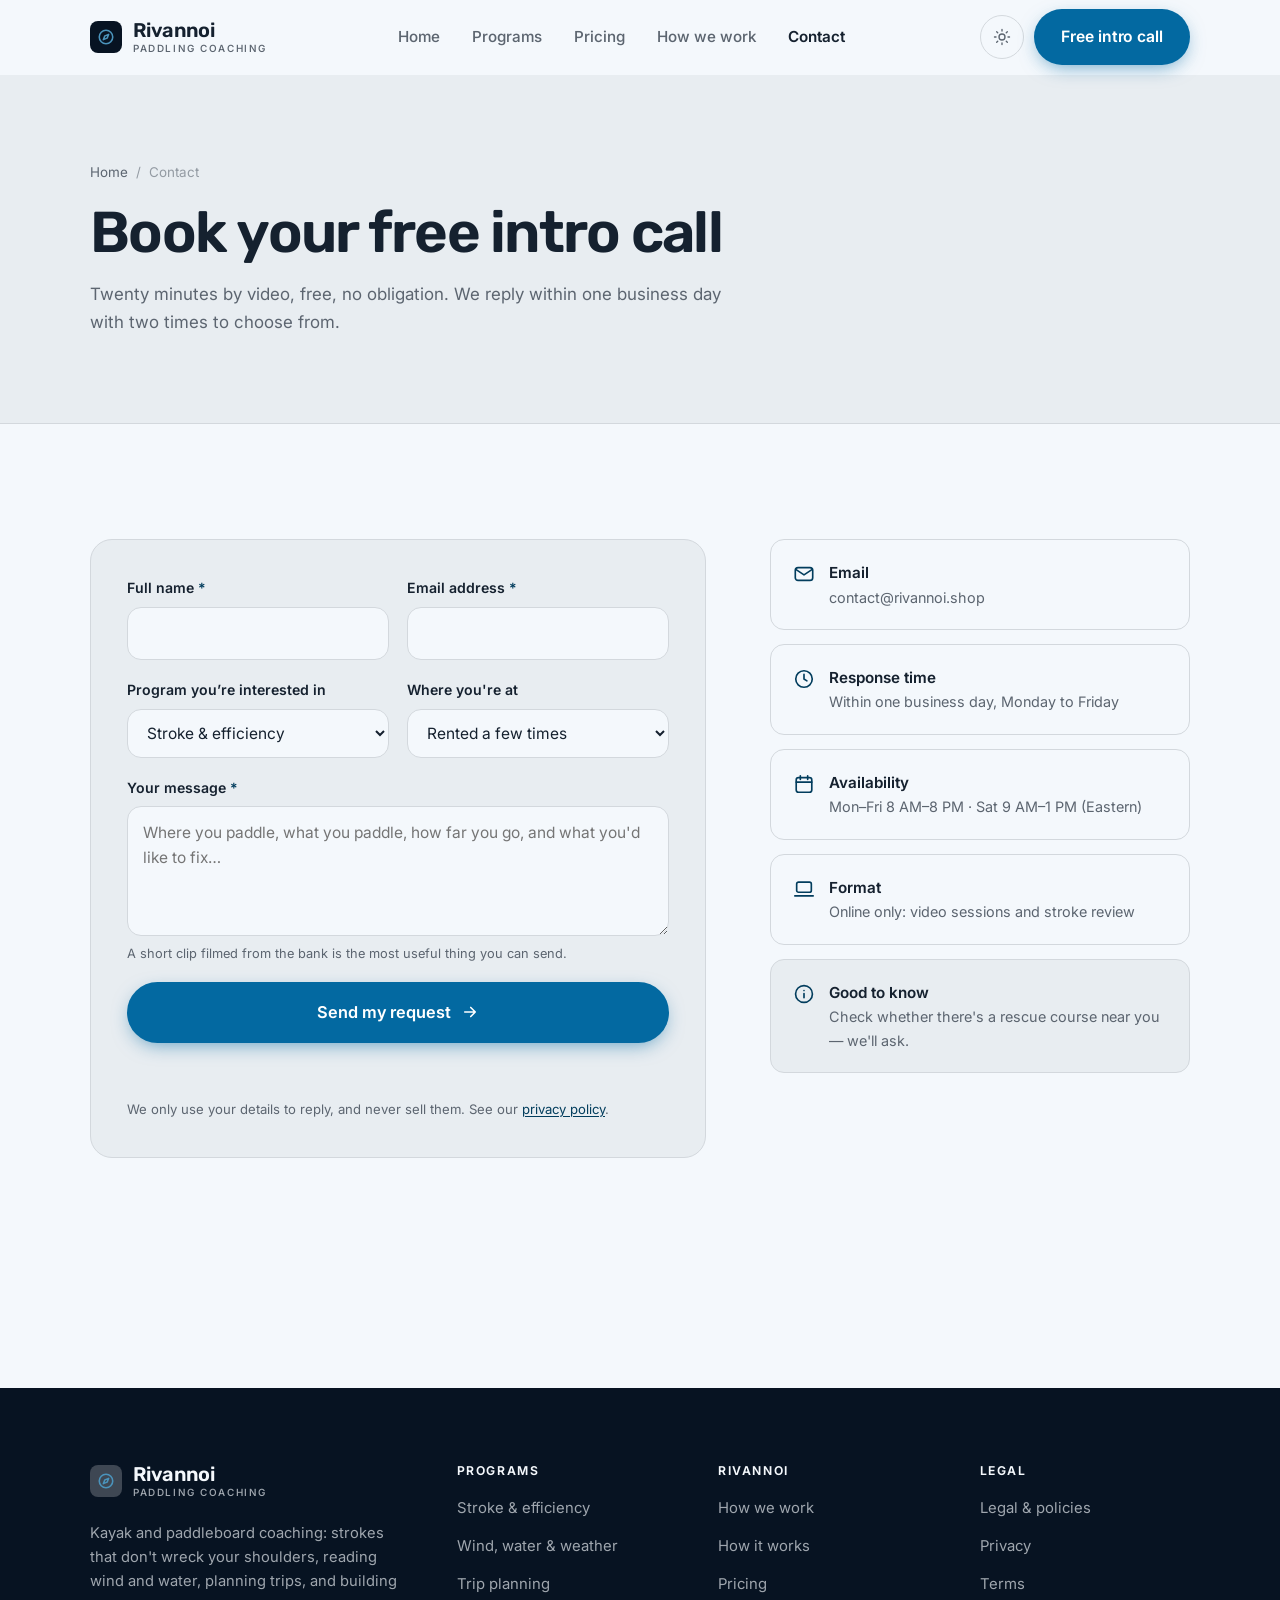
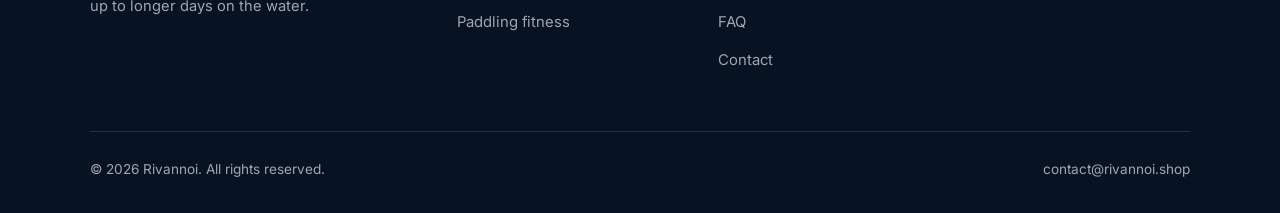
<file: contact.html>
<!DOCTYPE html>
<html lang="en" class="no-js">
<head>
<meta charset="utf-8">
<meta name="viewport" content="width=device-width, initial-scale=1">
<title>Contact — Rivannoi</title>
<meta name="description" content="Book your free 20-minute intro call. We reply within one business day.">
<link rel="canonical" href="https://rivannoi.shop/contact.html">

<meta property="og:type" content="website">
<meta property="og:url" content="https://rivannoi.shop/contact.html">
<meta property="og:site_name" content="Rivannoi">
<meta property="og:locale" content="en_US">
<meta property="og:title" content="Contact — Rivannoi">
<meta property="og:description" content="Book your free 20-minute intro call. We reply within one business day.">
<meta name="theme-color" content="#071322">

<link rel="icon" href="assets/img/favicon.svg" type="image/svg+xml">
<link rel="preconnect" href="https://fonts.googleapis.com">
<link rel="preconnect" href="https://fonts.gstatic.com" crossorigin>
<link rel="stylesheet" href="https://fonts.googleapis.com/css2?family=Rubik:wght@400..700&family=Inter:wght@400..700&display=swap">
<link rel="stylesheet" href="assets/css/style.css">

<!-- Thème appliqué avant le premier rendu (évite le flash) -->
<script>
document.documentElement.classList.remove('no-js');
(function(){try{var t=localStorage.getItem('site-theme');if(t){document.documentElement.setAttribute('data-theme',t);}}catch(e){}})();
</script>
</head>

<body>
<a class="skip-link" href="#main">Skip to main content</a>

<header class="site-header">
  <nav class="wrap nav" aria-label="Main navigation">
    <a class="brand" href="index.html">
      <svg class="brand__mark" viewBox="0 0 64 64" aria-hidden="true">
        <rect class="bm-bg" width="64" height="64" rx="16"/>
        <g class="bm-ic" transform="translate(14 14) scale(1.5)" fill="none" stroke-width="2.1" stroke-linecap="round" stroke-linejoin="round"><circle cx="12" cy="12" r="9"/><path d="M15.5 8.5 13.5 13.5 8.5 15.5 10.5 10.5z"/></g>
      </svg>
      <span>Rivannoi<span class="brand__sub">Paddling coaching</span></span>
    </a>

    <ul class="nav__links" id="nav-links">
      <li><a href="index.html">Home</a></li>
      <li><a href="programs.html">Programs</a></li>
      <li><a href="index.html#pricing">Pricing</a></li>
      <li><a href="about.html">How we work</a></li>
      <li><a href="contact.html" aria-current="page">Contact</a></li>
      <li><a class="btn btn--primary" href="contact.html">Free intro call</a></li>
    </ul>

    <div class="nav__cta">
      <button class="theme-toggle" type="button" aria-label="Switch to dark theme">
        <svg class="icon-sun" viewBox="0 0 24 24" fill="none" stroke="currentColor" stroke-width="1.8" stroke-linecap="round" aria-hidden="true"><circle cx="12" cy="12" r="4"/><path d="M12 2v2m0 16v2M2 12h2m16 0h2M4.9 4.9l1.4 1.4m11.4 11.4 1.4 1.4M19.1 4.9l-1.4 1.4M6.3 17.7l-1.4 1.4"/></svg>
        <svg class="icon-moon" viewBox="0 0 24 24" fill="none" stroke="currentColor" stroke-width="1.8" stroke-linecap="round" stroke-linejoin="round" aria-hidden="true"><path d="M21 12.8A9 9 0 1 1 11.2 3a7 7 0 0 0 9.8 9.8z"/></svg>
      </button>
      <a class="btn btn--primary" href="contact.html">Free intro call</a>
      <button class="nav__toggle" type="button" aria-expanded="false" aria-controls="nav-links" aria-label="Open menu">
        <svg class="icon-open" viewBox="0 0 24 24" fill="none" stroke="currentColor" stroke-width="2" stroke-linecap="round" aria-hidden="true"><path d="M3 6h18M3 12h18M3 18h18"/></svg>
        <svg class="icon-close" viewBox="0 0 24 24" fill="none" stroke="currentColor" stroke-width="2" stroke-linecap="round" aria-hidden="true"><path d="M6 6l12 12M18 6L6 18"/></svg>
      </button>
    </div>
  </nav>
</header>

<main id="main">

<section class="page-head">
  <div class="wrap">
    <nav class="breadcrumb" aria-label="Breadcrumb">
      <a href="index.html">Home</a><span>/</span><span aria-current="page">Contact</span>
    </nav>
    <h1>Book your free intro call</h1>
    <p>Twenty minutes by video, free, no obligation. We reply within one business day with two times to choose from.</p>
  </div>
</section>

<section class="section wrap">
  <div class="form-layout">

    <!--
      FORM: the action attribute holds a placeholder id. Create a free form at
      https://formspree.io and replace VOTRE_ID_FORMSPREE. Until then, the button
      opens the visitor's email app with a pre-filled message to contact@rivannoi.shop.
    -->
    <form class="form" id="contact-form" action="https://formspree.io/f/VOTRE_ID_FORMSPREE" method="POST"
          data-email="contact@rivannoi.shop" data-subject="Intro call request"
          data-msg-mail="Your email app will open with the message ready to send." data-msg-sending="Sending…"
          data-msg-ok="Thanks! Your message is on its way. We reply within one business day." data-msg-err="Sending failed. Please email us directly at">
      <div class="form__row">
        <div class="field">
          <label for="nom">Full name <span class="req" aria-hidden="true">*</span></label>
          <input type="text" id="nom" name="nom" autocomplete="name" required>
        </div>
        <div class="field">
          <label for="email">Email address <span class="req" aria-hidden="true">*</span></label>
          <input type="email" id="email" name="email" autocomplete="email" required>
        </div>
      </div>

      <div class="form__row">
        <div class="field">
          <label for="programme">Program you’re interested in</label>
          <select id="programme" name="programme">
            <option>Stroke &amp; efficiency</option>
            <option>Wind, water &amp; weather</option>
            <option>Trip planning</option>
            <option>Paddling fitness</option>
            <option>Not sure yet</option>
          </select>
        </div>
        <div class="field">
          <label for="niveau">Where you're at</label>
          <select id="niveau" name="niveau">
            <option>Rented a few times</option>
            <option>Own a boat or board</option>
            <option>Paddle regularly</option>
            <option>Planning longer trips</option>
          </select>
        </div>
      </div>

      <div class="field">
        <label for="message">Your message <span class="req" aria-hidden="true">*</span></label>
        <textarea id="message" name="message" required placeholder="Where you paddle, what you paddle, how far you go, and what you'd like to fix…"></textarea>
        <span class="field__hint">A short clip filmed from the bank is the most useful thing you can send.</span>
      </div>

      <!-- Bot trap: hidden from humans -->
      <div class="visually-hidden" aria-hidden="true">
        <label for="site-web">Leave this field empty</label>
        <input type="text" id="site-web" name="_gotcha" tabindex="-1" autocomplete="off">
      </div>

      <button class="btn btn--primary btn--lg" type="submit">Send my request <svg viewBox="0 0 24 24" fill="none" stroke="currentColor" stroke-width="2.2" stroke-linecap="round" stroke-linejoin="round" aria-hidden="true"><path d="M5 12h14M13 6l6 6-6 6"/></svg></button>

      <p id="form-status" class="form__status" role="status" aria-live="polite"></p>

      <p class="form__note">
        We only use your details to reply, and never sell them. See our <a href="legal.html#privacy">privacy policy</a>.
      </p>
    </form>

    <aside class="contact-aside">
      <div class="contact-card">
        <svg viewBox="0 0 24 24" fill="none" stroke="currentColor" stroke-width="1.8" stroke-linecap="round" stroke-linejoin="round" aria-hidden="true"><rect x="2.5" y="5" width="19" height="14" rx="3"/><path d="M3 7l9 6 9-6"/></svg>
        <div><b>Email</b><a href="mailto:contact@rivannoi.shop">contact@rivannoi.shop</a></div>
      </div>
      <div class="contact-card">
        <svg viewBox="0 0 24 24" fill="none" stroke="currentColor" stroke-width="1.8" stroke-linecap="round" stroke-linejoin="round" aria-hidden="true"><circle cx="12" cy="12" r="9"/><path d="M12 7v5l3.2 2"/></svg>
        <div><b>Response time</b><span>Within one business day, Monday to Friday</span></div>
      </div>
      <div class="contact-card">
        <svg viewBox="0 0 24 24" fill="none" stroke="currentColor" stroke-width="1.8" stroke-linecap="round" stroke-linejoin="round" aria-hidden="true"><rect x="3.5" y="5" width="17" height="16" rx="2.5"/><path d="M8 3v4M16 3v4M3.5 10h17"/></svg>
        <div><b>Availability</b><span>Mon–Fri 8 AM–8 PM · Sat 9 AM–1 PM (Eastern)</span></div>
      </div>
      <div class="contact-card">
        <svg viewBox="0 0 24 24" fill="none" stroke="currentColor" stroke-width="1.8" stroke-linecap="round" stroke-linejoin="round" aria-hidden="true"><rect x="4" y="4.5" width="16" height="11" rx="2"/><path d="M2 19.5h20"/></svg>
        <div><b>Format</b><span>Online only: video sessions and stroke review</span></div>
      </div>
      <div class="contact-card contact-card--soft">
        <svg viewBox="0 0 24 24" fill="none" stroke="currentColor" stroke-width="1.8" stroke-linecap="round" stroke-linejoin="round" aria-hidden="true"><circle cx="12" cy="12" r="9.2"/><path d="M12 16v-4.5M12 8.2v.1"/></svg>
        <div><b>Good to know</b><span>Check whether there's a rescue course near you — we'll ask.</span></div>
      </div>
    </aside>

  </div>
</section>

</main>

<footer class="site-footer">
  <div class="wrap">
    <div class="footer__grid">
      <div class="footer__brand">
        <a class="brand" href="index.html">
          <svg class="brand__mark" viewBox="0 0 64 64" aria-hidden="true">
        <rect class="bm-bg" width="64" height="64" rx="16"/>
        <g class="bm-ic" transform="translate(14 14) scale(1.5)" fill="none" stroke-width="2.1" stroke-linecap="round" stroke-linejoin="round"><circle cx="12" cy="12" r="9"/><path d="M15.5 8.5 13.5 13.5 8.5 15.5 10.5 10.5z"/></g>
      </svg>
          <span>Rivannoi<span class="brand__sub">Paddling coaching</span></span>
        </a>
        <p>Kayak and paddleboard coaching: strokes that don't wreck your shoulders, reading wind and water, planning trips, and building up to longer days on the water.</p>
      </div>

      <div class="footer__col">
        <h4>Programs</h4>
        <ul>
          <li><a href="programs.html#stroke">Stroke &amp; efficiency</a></li>
          <li><a href="programs.html#water">Wind, water &amp; weather</a></li>
          <li><a href="programs.html#trips">Trip planning</a></li>
          <li><a href="programs.html#fitness">Paddling fitness</a></li>
        </ul>
      </div>

      <div class="footer__col">
        <h4>Rivannoi</h4>
        <ul>
          <li><a href="about.html">How we work</a></li>
          <li><a href="index.html#how-it-works">How it works</a></li>
          <li><a href="index.html#pricing">Pricing</a></li>
          <li><a href="index.html#faq">FAQ</a></li>
          <li><a href="contact.html">Contact</a></li>
        </ul>
      </div>

      <div class="footer__col">
        <h4>Legal</h4>
        <ul>
          <li><a href="legal.html">Legal &amp; policies</a></li>
          <li><a href="legal.html#privacy">Privacy</a></li>
          <li><a href="legal.html#terms">Terms</a></li>
        </ul>
      </div>
    </div>

    <div class="footer__bottom">
      <p>© <span data-year>2026</span> Rivannoi. All rights reserved.</p>
      <p><a href="mailto:contact@rivannoi.shop">contact@rivannoi.shop</a></p>
    </div>
  </div>
</footer>

<script src="assets/js/main.js" defer></script>
</body>
</html>
</file>
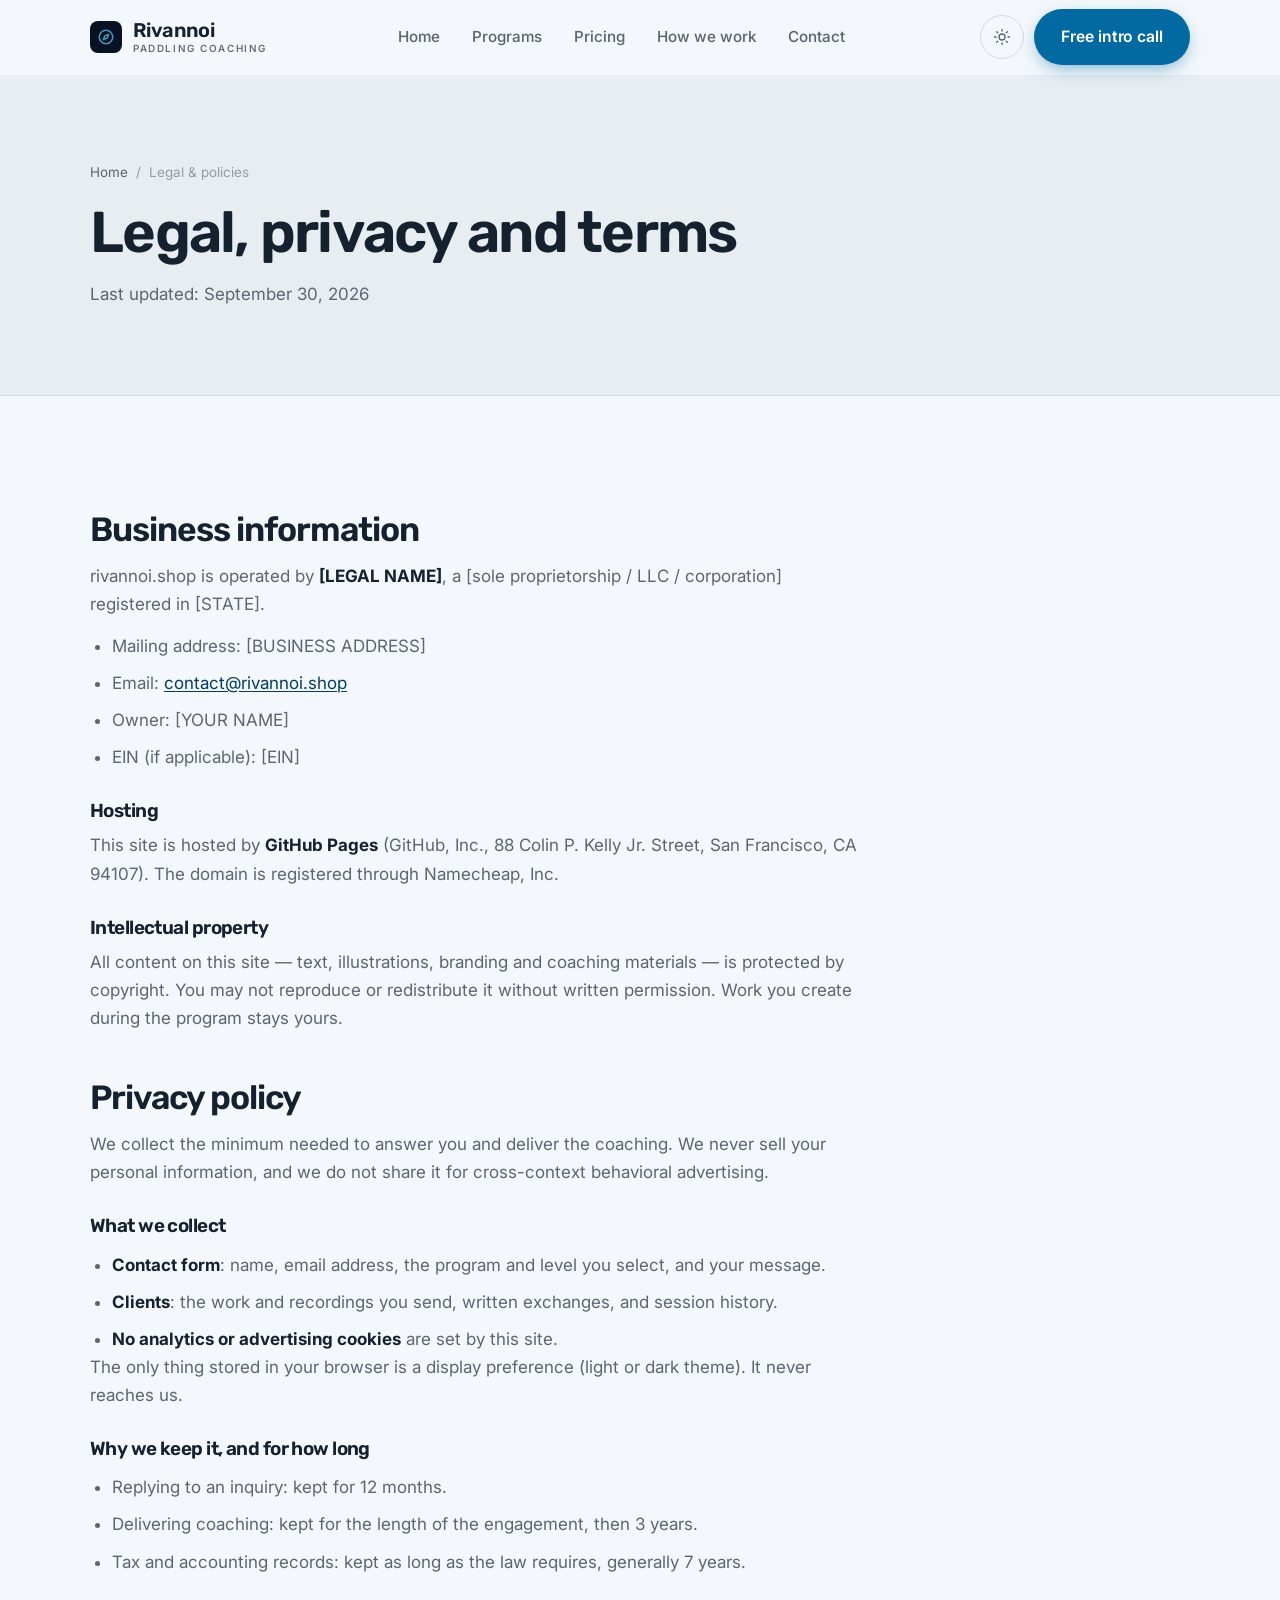
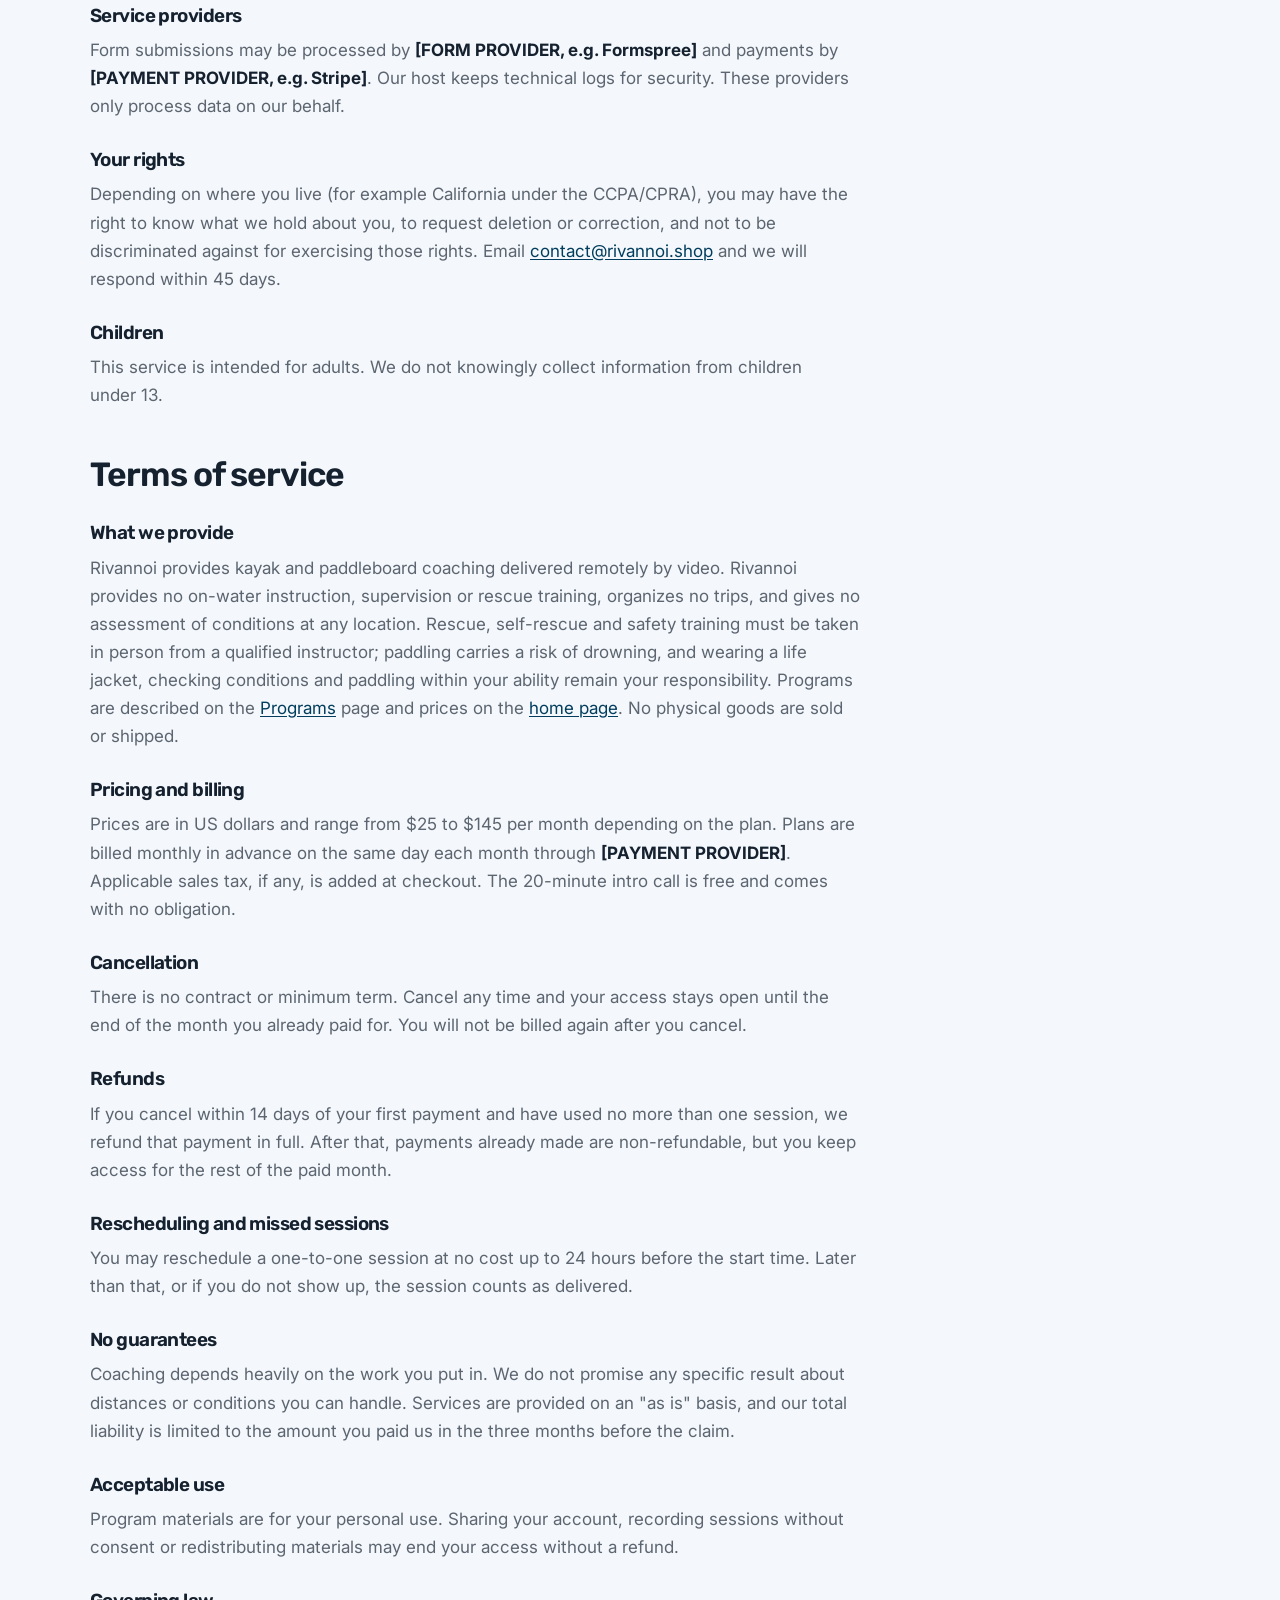
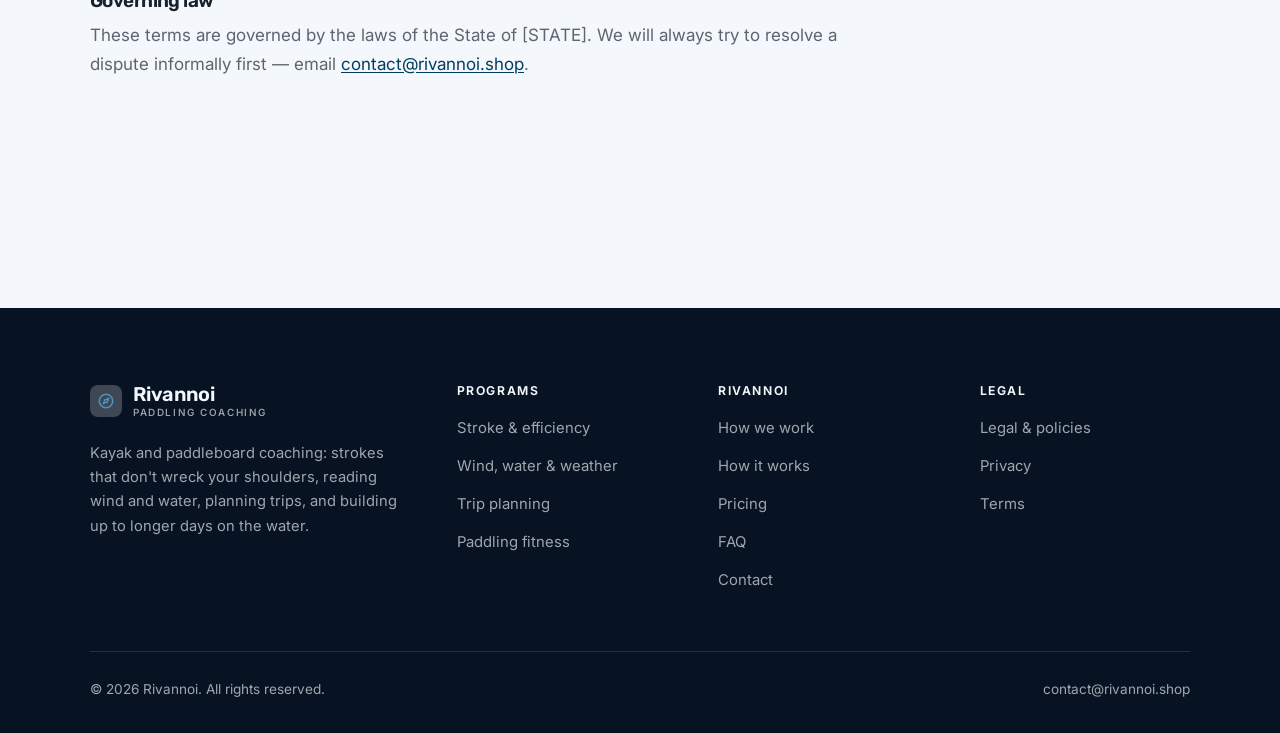
<file: legal.html>
<!DOCTYPE html>
<html lang="en" class="no-js">
<head>
<meta charset="utf-8">
<meta name="viewport" content="width=device-width, initial-scale=1">
<title>Legal, privacy and terms — Rivannoi</title>
<meta name="description" content="Business information, privacy policy and terms of service for Rivannoi.">
<meta name="robots" content="noindex">

<meta property="og:type" content="website">
<meta property="og:url" content="https://rivannoi.shop/legal.html">
<meta property="og:site_name" content="Rivannoi">
<meta property="og:locale" content="en_US">
<meta property="og:title" content="Legal, privacy and terms — Rivannoi">
<meta property="og:description" content="Business information, privacy policy and terms of service for Rivannoi.">
<meta name="theme-color" content="#071322">

<link rel="icon" href="assets/img/favicon.svg" type="image/svg+xml">
<link rel="preconnect" href="https://fonts.googleapis.com">
<link rel="preconnect" href="https://fonts.gstatic.com" crossorigin>
<link rel="stylesheet" href="https://fonts.googleapis.com/css2?family=Rubik:wght@400..700&family=Inter:wght@400..700&display=swap">
<link rel="stylesheet" href="assets/css/style.css">

<!-- Thème appliqué avant le premier rendu (évite le flash) -->
<script>
document.documentElement.classList.remove('no-js');
(function(){try{var t=localStorage.getItem('site-theme');if(t){document.documentElement.setAttribute('data-theme',t);}}catch(e){}})();
</script>
</head>

<body>
<a class="skip-link" href="#main">Skip to main content</a>

<header class="site-header">
  <nav class="wrap nav" aria-label="Main navigation">
    <a class="brand" href="index.html">
      <svg class="brand__mark" viewBox="0 0 64 64" aria-hidden="true">
        <rect class="bm-bg" width="64" height="64" rx="16"/>
        <g class="bm-ic" transform="translate(14 14) scale(1.5)" fill="none" stroke-width="2.1" stroke-linecap="round" stroke-linejoin="round"><circle cx="12" cy="12" r="9"/><path d="M15.5 8.5 13.5 13.5 8.5 15.5 10.5 10.5z"/></g>
      </svg>
      <span>Rivannoi<span class="brand__sub">Paddling coaching</span></span>
    </a>

    <ul class="nav__links" id="nav-links">
      <li><a href="index.html">Home</a></li>
      <li><a href="programs.html">Programs</a></li>
      <li><a href="index.html#pricing">Pricing</a></li>
      <li><a href="about.html">How we work</a></li>
      <li><a href="contact.html">Contact</a></li>
      <li><a class="btn btn--primary" href="contact.html">Free intro call</a></li>
    </ul>

    <div class="nav__cta">
      <button class="theme-toggle" type="button" aria-label="Switch to dark theme">
        <svg class="icon-sun" viewBox="0 0 24 24" fill="none" stroke="currentColor" stroke-width="1.8" stroke-linecap="round" aria-hidden="true"><circle cx="12" cy="12" r="4"/><path d="M12 2v2m0 16v2M2 12h2m16 0h2M4.9 4.9l1.4 1.4m11.4 11.4 1.4 1.4M19.1 4.9l-1.4 1.4M6.3 17.7l-1.4 1.4"/></svg>
        <svg class="icon-moon" viewBox="0 0 24 24" fill="none" stroke="currentColor" stroke-width="1.8" stroke-linecap="round" stroke-linejoin="round" aria-hidden="true"><path d="M21 12.8A9 9 0 1 1 11.2 3a7 7 0 0 0 9.8 9.8z"/></svg>
      </button>
      <a class="btn btn--primary" href="contact.html">Free intro call</a>
      <button class="nav__toggle" type="button" aria-expanded="false" aria-controls="nav-links" aria-label="Open menu">
        <svg class="icon-open" viewBox="0 0 24 24" fill="none" stroke="currentColor" stroke-width="2" stroke-linecap="round" aria-hidden="true"><path d="M3 6h18M3 12h18M3 18h18"/></svg>
        <svg class="icon-close" viewBox="0 0 24 24" fill="none" stroke="currentColor" stroke-width="2" stroke-linecap="round" aria-hidden="true"><path d="M6 6l12 12M18 6L6 18"/></svg>
      </button>
    </div>
  </nav>
</header>

<main id="main">

<section class="page-head">
  <div class="wrap">
    <nav class="breadcrumb" aria-label="Breadcrumb">
      <a href="index.html">Home</a><span>/</span><span aria-current="page">Legal &amp; policies</span>
    </nav>
    <h1>Legal, privacy and terms</h1>
    <p>Last updated: <time datetime="2026-09-30">September 30, 2026</time></p>
  </div>
</section>

<section class="section wrap">
  <div class="prose">

    <!--
      TO DO: this is a skeleton, not legal advice. Replace every [BRACKET] with
      your real details before selling, and have a lawyer review it if you can.
      Consumer protection rules differ by state.
    -->

    <h2 id="business">Business information</h2>
    <p>
      rivannoi.shop is operated by <strong>[LEGAL NAME]</strong>, a [sole proprietorship / LLC / corporation]
      registered in [STATE].
    </p>
    <ul>
      <li>Mailing address: [BUSINESS ADDRESS]</li>
      <li>Email: <a href="mailto:contact@rivannoi.shop">contact@rivannoi.shop</a></li>
      <li>Owner: [YOUR NAME]</li>
      <li>EIN (if applicable): [EIN]</li>
    </ul>

    <h3>Hosting</h3>
    <p>
      This site is hosted by <strong>GitHub Pages</strong> (GitHub, Inc., 88 Colin P. Kelly Jr. Street,
      San Francisco, CA 94107). The domain is registered through Namecheap, Inc.
    </p>

    <h3>Intellectual property</h3>
    <p>
      All content on this site — text, illustrations, branding and coaching materials — is protected by
      copyright. You may not reproduce or redistribute it without written permission. Work you create during
      the program stays yours.
    </p>

    <h2 id="privacy">Privacy policy</h2>
    <p>
      We collect the minimum needed to answer you and deliver the coaching. We never sell your personal
      information, and we do not share it for cross-context behavioral advertising.
    </p>
    <h3>What we collect</h3>
    <ul>
      <li><strong>Contact form</strong>: name, email address, the program and level you select, and your message.</li>
      <li><strong>Clients</strong>: the work and recordings you send, written exchanges, and session history.</li>
      <li><strong>No analytics or advertising cookies</strong> are set by this site.</li>
    </ul>
    <p>
      The only thing stored in your browser is a display preference (light or dark theme). It never reaches us.
    </p>
    <h3>Why we keep it, and for how long</h3>
    <ul>
      <li>Replying to an inquiry: kept for 12 months.</li>
      <li>Delivering coaching: kept for the length of the engagement, then 3 years.</li>
      <li>Tax and accounting records: kept as long as the law requires, generally 7 years.</li>
    </ul>
    <h3>Service providers</h3>
    <p>
      Form submissions may be processed by <strong>[FORM PROVIDER, e.g. Formspree]</strong> and payments by
      <strong>[PAYMENT PROVIDER, e.g. Stripe]</strong>. Our host keeps technical logs for security. These
      providers only process data on our behalf.
    </p>
    <h3>Your rights</h3>
    <p>
      Depending on where you live (for example California under the CCPA/CPRA), you may have the right to
      know what we hold about you, to request deletion or correction, and not to be discriminated against for
      exercising those rights. Email <a href="mailto:contact@rivannoi.shop">contact@rivannoi.shop</a> and we will respond within 45 days.
    </p>
    <h3>Children</h3>
    <p>
      This service is intended for adults. We do not knowingly collect information from children under 13.
    </p>

    <h2 id="terms">Terms of service</h2>
    <h3>What we provide</h3>
    <p>
      Rivannoi provides kayak and paddleboard coaching delivered remotely by video. Rivannoi provides no on-water instruction, supervision or rescue training, organizes no trips, and gives no assessment of conditions at any location. Rescue, self-rescue and safety training must be taken in person from a qualified instructor; paddling carries a risk of drowning, and wearing a life jacket, checking conditions and paddling within your ability remain your responsibility. Programs are described on the
      <a href="programs.html">Programs</a> page and prices on the <a href="index.html#pricing">home page</a>.
      No physical goods are sold or shipped.
    </p>
    <h3>Pricing and billing</h3>
    <p>
      Prices are in US dollars and range from $25 to $145 per month
      depending on the plan. Plans are billed monthly in advance on the same day each month through
      <strong>[PAYMENT PROVIDER]</strong>. Applicable sales tax, if any, is added at checkout.
      The 20-minute intro call is free and comes with no obligation.
    </p>
    <h3>Cancellation</h3>
    <p>
      There is no contract or minimum term. Cancel any time and your access stays open until the end of the
      month you already paid for. You will not be billed again after you cancel.
    </p>
    <h3>Refunds</h3>
    <p>
      If you cancel within 14 days of your first payment and have used no more than one session, we refund
      that payment in full. After that, payments already made are non-refundable, but you keep access for the
      rest of the paid month.
    </p>
    <h3>Rescheduling and missed sessions</h3>
    <p>
      You may reschedule a one-to-one session at no cost up to 24 hours before the start time. Later than
      that, or if you do not show up, the session counts as delivered.
    </p>
    <h3>No guarantees</h3>
    <p>
      Coaching depends heavily on the work you put in. We do not promise any specific result
      about distances or conditions you can handle. Services are provided on an "as is" basis, and our total
      liability is limited to the amount you paid us in the three months before the claim.
    </p>
    <h3>Acceptable use</h3>
    <p>
      Program materials are for your personal use. Sharing your account, recording sessions without consent
      or redistributing materials may end your access without a refund.
    </p>
    <h3>Governing law</h3>
    <p>
      These terms are governed by the laws of the State of [STATE]. We will always try to resolve a dispute
      informally first — email <a href="mailto:contact@rivannoi.shop">contact@rivannoi.shop</a>.
    </p>

  </div>
</section>

</main>

<footer class="site-footer">
  <div class="wrap">
    <div class="footer__grid">
      <div class="footer__brand">
        <a class="brand" href="index.html">
          <svg class="brand__mark" viewBox="0 0 64 64" aria-hidden="true">
        <rect class="bm-bg" width="64" height="64" rx="16"/>
        <g class="bm-ic" transform="translate(14 14) scale(1.5)" fill="none" stroke-width="2.1" stroke-linecap="round" stroke-linejoin="round"><circle cx="12" cy="12" r="9"/><path d="M15.5 8.5 13.5 13.5 8.5 15.5 10.5 10.5z"/></g>
      </svg>
          <span>Rivannoi<span class="brand__sub">Paddling coaching</span></span>
        </a>
        <p>Kayak and paddleboard coaching: strokes that don't wreck your shoulders, reading wind and water, planning trips, and building up to longer days on the water.</p>
      </div>

      <div class="footer__col">
        <h4>Programs</h4>
        <ul>
          <li><a href="programs.html#stroke">Stroke &amp; efficiency</a></li>
          <li><a href="programs.html#water">Wind, water &amp; weather</a></li>
          <li><a href="programs.html#trips">Trip planning</a></li>
          <li><a href="programs.html#fitness">Paddling fitness</a></li>
        </ul>
      </div>

      <div class="footer__col">
        <h4>Rivannoi</h4>
        <ul>
          <li><a href="about.html">How we work</a></li>
          <li><a href="index.html#how-it-works">How it works</a></li>
          <li><a href="index.html#pricing">Pricing</a></li>
          <li><a href="index.html#faq">FAQ</a></li>
          <li><a href="contact.html">Contact</a></li>
        </ul>
      </div>

      <div class="footer__col">
        <h4>Legal</h4>
        <ul>
          <li><a href="legal.html">Legal &amp; policies</a></li>
          <li><a href="legal.html#privacy">Privacy</a></li>
          <li><a href="legal.html#terms">Terms</a></li>
        </ul>
      </div>
    </div>

    <div class="footer__bottom">
      <p>© <span data-year>2026</span> Rivannoi. All rights reserved.</p>
      <p><a href="mailto:contact@rivannoi.shop">contact@rivannoi.shop</a></p>
    </div>
  </div>
</footer>

<script src="assets/js/main.js" defer></script>
</body>
</html>
</file>
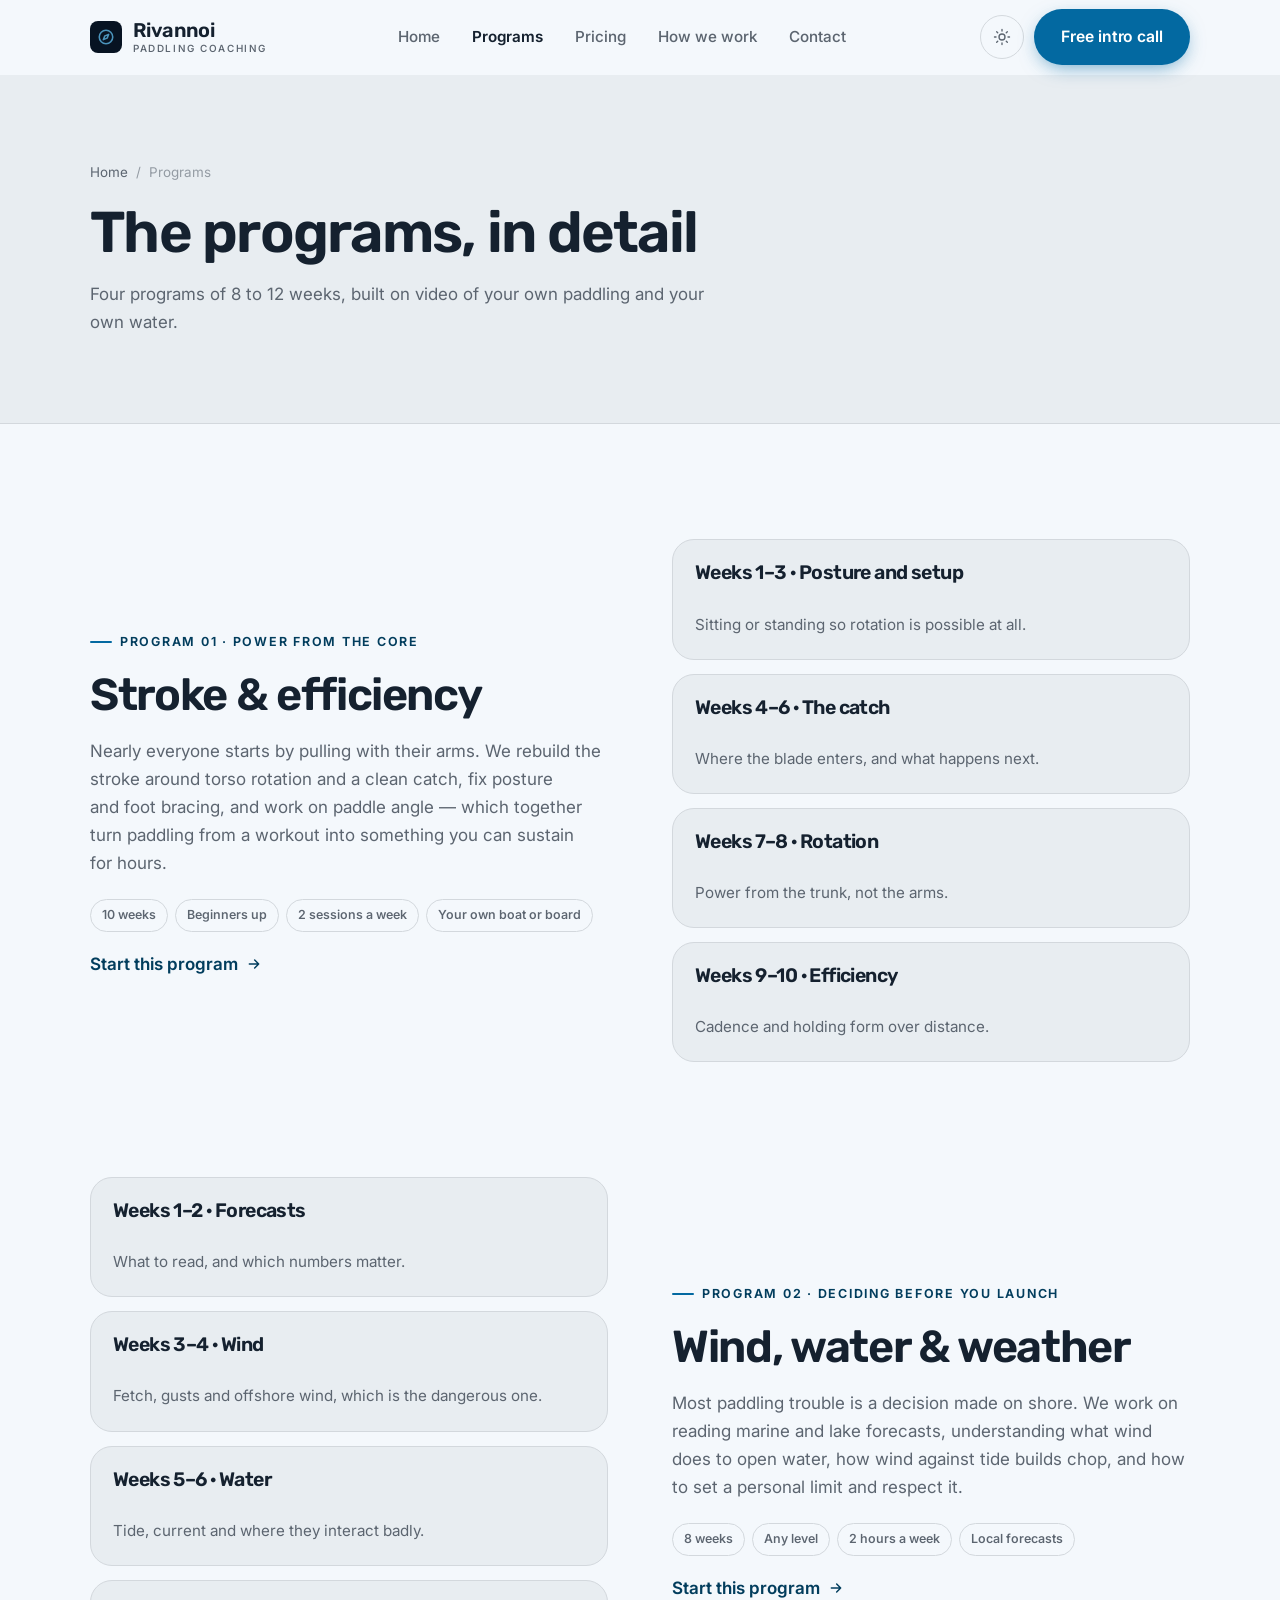
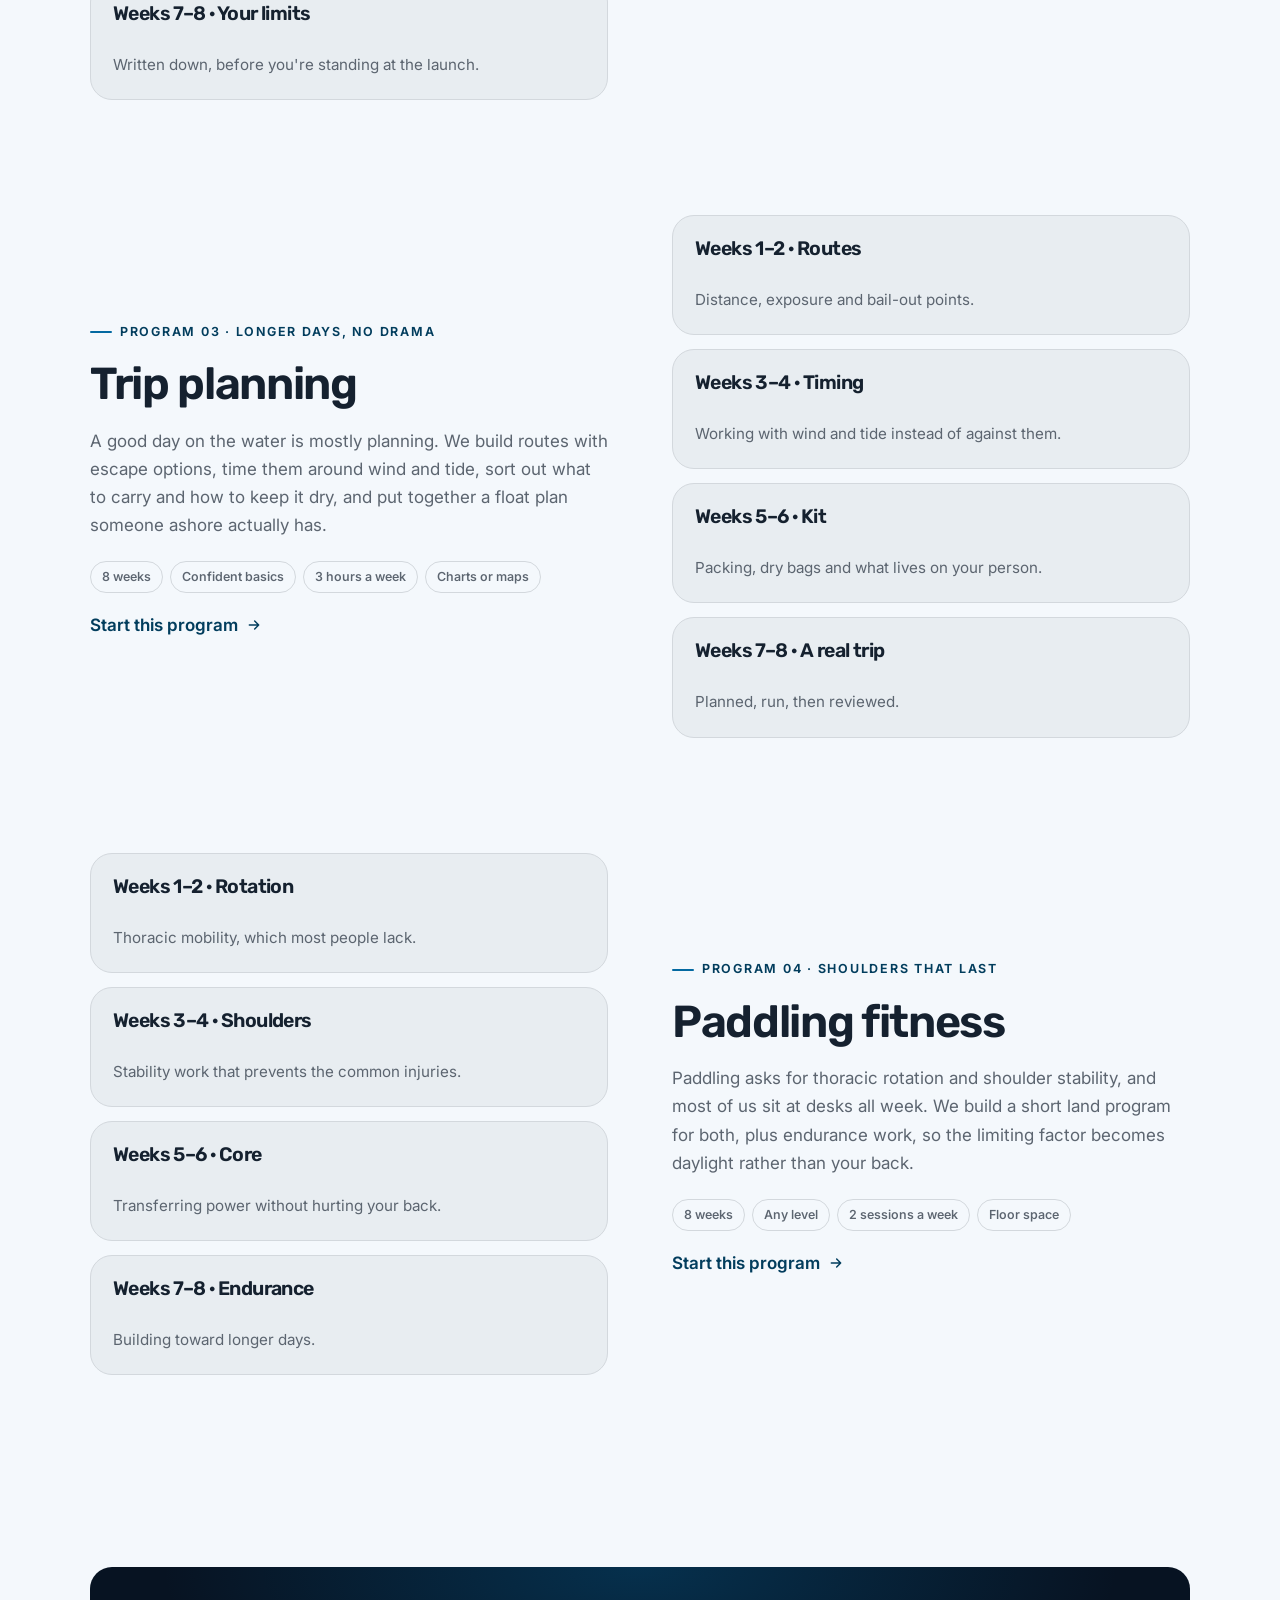
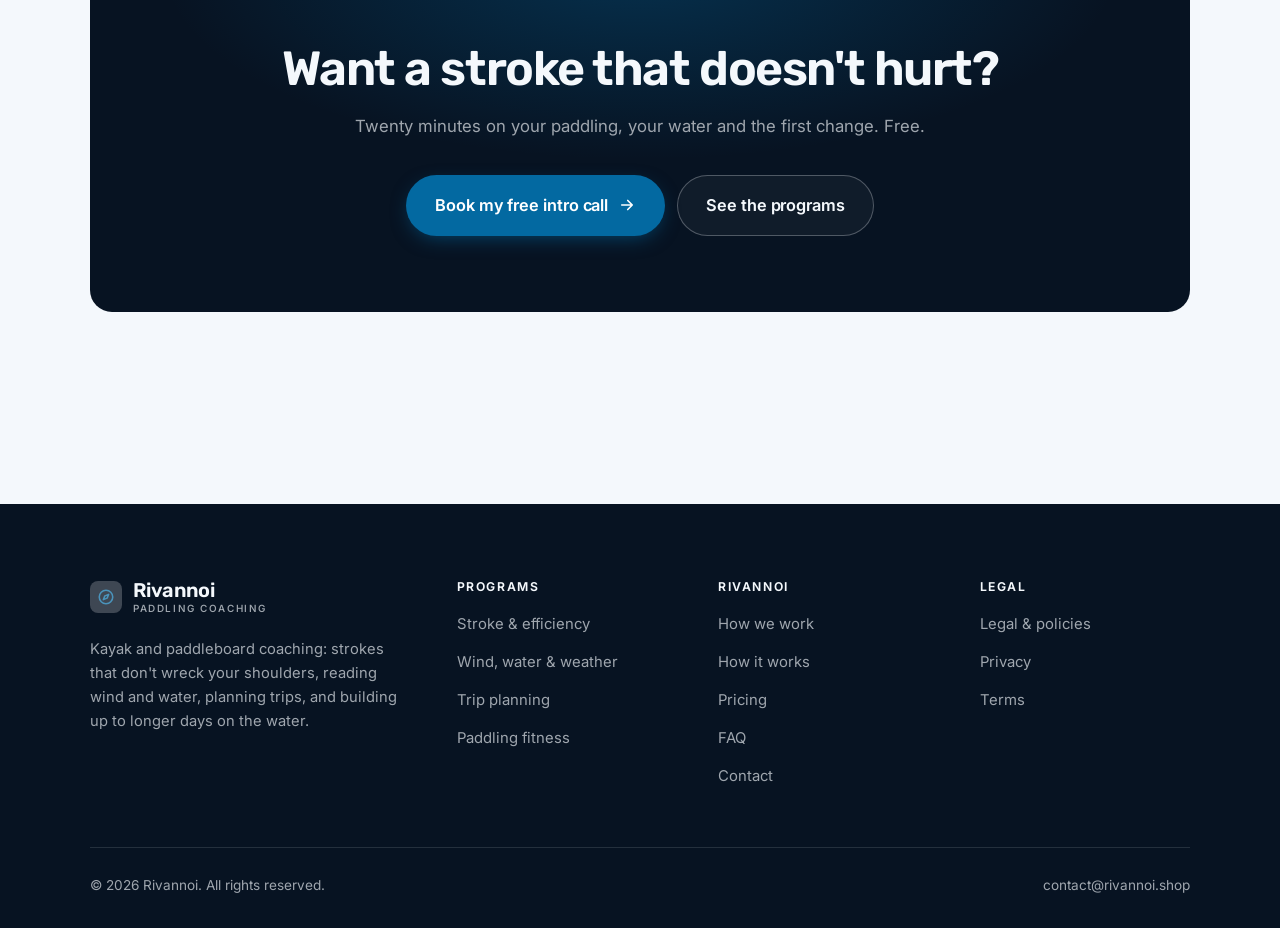
<file: programs.html>
<!DOCTYPE html>
<html lang="en" class="no-js">
<head>
<meta charset="utf-8">
<meta name="viewport" content="width=device-width, initial-scale=1">
<title>Programs — Rivannoi</title>
<meta name="description" content="Paddling coaching programs: stroke and efficiency, wind and water, trip planning, paddling fitness.">
<link rel="canonical" href="https://rivannoi.shop/programs.html">

<meta property="og:type" content="website">
<meta property="og:url" content="https://rivannoi.shop/programs.html">
<meta property="og:site_name" content="Rivannoi">
<meta property="og:locale" content="en_US">
<meta property="og:title" content="Programs — Rivannoi">
<meta property="og:description" content="Paddling coaching programs: stroke and efficiency, wind and water, trip planning, paddling fitness.">
<meta name="theme-color" content="#071322">

<link rel="icon" href="assets/img/favicon.svg" type="image/svg+xml">
<link rel="preconnect" href="https://fonts.googleapis.com">
<link rel="preconnect" href="https://fonts.gstatic.com" crossorigin>
<link rel="stylesheet" href="https://fonts.googleapis.com/css2?family=Rubik:wght@400..700&family=Inter:wght@400..700&display=swap">
<link rel="stylesheet" href="assets/css/style.css">

<!-- Thème appliqué avant le premier rendu (évite le flash) -->
<script>
document.documentElement.classList.remove('no-js');
(function(){try{var t=localStorage.getItem('site-theme');if(t){document.documentElement.setAttribute('data-theme',t);}}catch(e){}})();
</script>
</head>

<body>
<a class="skip-link" href="#main">Skip to main content</a>

<header class="site-header">
  <nav class="wrap nav" aria-label="Main navigation">
    <a class="brand" href="index.html">
      <svg class="brand__mark" viewBox="0 0 64 64" aria-hidden="true">
        <rect class="bm-bg" width="64" height="64" rx="16"/>
        <g class="bm-ic" transform="translate(14 14) scale(1.5)" fill="none" stroke-width="2.1" stroke-linecap="round" stroke-linejoin="round"><circle cx="12" cy="12" r="9"/><path d="M15.5 8.5 13.5 13.5 8.5 15.5 10.5 10.5z"/></g>
      </svg>
      <span>Rivannoi<span class="brand__sub">Paddling coaching</span></span>
    </a>

    <ul class="nav__links" id="nav-links">
      <li><a href="index.html">Home</a></li>
      <li><a href="programs.html" aria-current="page">Programs</a></li>
      <li><a href="index.html#pricing">Pricing</a></li>
      <li><a href="about.html">How we work</a></li>
      <li><a href="contact.html">Contact</a></li>
      <li><a class="btn btn--primary" href="contact.html">Free intro call</a></li>
    </ul>

    <div class="nav__cta">
      <button class="theme-toggle" type="button" aria-label="Switch to dark theme">
        <svg class="icon-sun" viewBox="0 0 24 24" fill="none" stroke="currentColor" stroke-width="1.8" stroke-linecap="round" aria-hidden="true"><circle cx="12" cy="12" r="4"/><path d="M12 2v2m0 16v2M2 12h2m16 0h2M4.9 4.9l1.4 1.4m11.4 11.4 1.4 1.4M19.1 4.9l-1.4 1.4M6.3 17.7l-1.4 1.4"/></svg>
        <svg class="icon-moon" viewBox="0 0 24 24" fill="none" stroke="currentColor" stroke-width="1.8" stroke-linecap="round" stroke-linejoin="round" aria-hidden="true"><path d="M21 12.8A9 9 0 1 1 11.2 3a7 7 0 0 0 9.8 9.8z"/></svg>
      </button>
      <a class="btn btn--primary" href="contact.html">Free intro call</a>
      <button class="nav__toggle" type="button" aria-expanded="false" aria-controls="nav-links" aria-label="Open menu">
        <svg class="icon-open" viewBox="0 0 24 24" fill="none" stroke="currentColor" stroke-width="2" stroke-linecap="round" aria-hidden="true"><path d="M3 6h18M3 12h18M3 18h18"/></svg>
        <svg class="icon-close" viewBox="0 0 24 24" fill="none" stroke="currentColor" stroke-width="2" stroke-linecap="round" aria-hidden="true"><path d="M6 6l12 12M18 6L6 18"/></svg>
      </button>
    </div>
  </nav>
</header>

<main id="main">

<section class="page-head">
  <div class="wrap">
    <nav class="breadcrumb" aria-label="Breadcrumb">
      <a href="index.html">Home</a><span>/</span><span aria-current="page">Programs</span>
    </nav>
    <h1>The programs, in detail</h1>
    <p>Four programs of 8 to 12 weeks, built on video of your own paddling and your own water.</p>
  </div>
</section>

<section class="section wrap" id="stroke">
  <div class="split reveal">
    <div>
      <span class="eyebrow">Program 01 · Power from the core</span>
      <h2>Stroke &amp; efficiency</h2>
      <p>Nearly everyone starts by pulling with their arms. We rebuild the stroke around torso rotation and a clean catch, fix posture and foot bracing, and work on paddle angle — which together turn paddling from a workout into something you can sustain for hours.</p>
      <ul class="tags"><li>10 weeks</li><li>Beginners up</li><li>2 sessions a week</li><li>Your own boat or board</li></ul>
      <p><a class="arrow-link" href="contact.html">Start this program <svg viewBox="0 0 24 24" fill="none" stroke="currentColor" stroke-width="2.2" stroke-linecap="round" stroke-linejoin="round" aria-hidden="true"><path d="M5 12h14M13 6l6 6-6 6"/></svg></a></p>
    </div>
    <div class="grid grid--2 grid--tight">
      <article class="card card--sm">
        <h3>Weeks 1–3 · Posture and setup</h3>
        <p>Sitting or standing so rotation is possible at all.</p>
      </article>
      <article class="card card--sm">
        <h3>Weeks 4–6 · The catch</h3>
        <p>Where the blade enters, and what happens next.</p>
      </article>
      <article class="card card--sm">
        <h3>Weeks 7–8 · Rotation</h3>
        <p>Power from the trunk, not the arms.</p>
      </article>
      <article class="card card--sm">
        <h3>Weeks 9–10 · Efficiency</h3>
        <p>Cadence and holding form over distance.</p>
      </article>
    </div>
  </div>
</section>

<section class="section section--flush wrap" id="water">
  <div class="split reveal">
    <div class="grid grid--2 grid--tight">
      <article class="card card--sm">
        <h3>Weeks 1–2 · Forecasts</h3>
        <p>What to read, and which numbers matter.</p>
      </article>
      <article class="card card--sm">
        <h3>Weeks 3–4 · Wind</h3>
        <p>Fetch, gusts and offshore wind, which is the dangerous one.</p>
      </article>
      <article class="card card--sm">
        <h3>Weeks 5–6 · Water</h3>
        <p>Tide, current and where they interact badly.</p>
      </article>
      <article class="card card--sm">
        <h3>Weeks 7–8 · Your limits</h3>
        <p>Written down, before you're standing at the launch.</p>
      </article>
    </div>
    <div>
      <span class="eyebrow">Program 02 · Deciding before you launch</span>
      <h2>Wind, water &amp; weather</h2>
      <p>Most paddling trouble is a decision made on shore. We work on reading marine and lake forecasts, understanding what wind does to open water, how wind against tide builds chop, and how to set a personal limit and respect it.</p>
      <ul class="tags"><li>8 weeks</li><li>Any level</li><li>2 hours a week</li><li>Local forecasts</li></ul>
      <p><a class="arrow-link" href="contact.html">Start this program <svg viewBox="0 0 24 24" fill="none" stroke="currentColor" stroke-width="2.2" stroke-linecap="round" stroke-linejoin="round" aria-hidden="true"><path d="M5 12h14M13 6l6 6-6 6"/></svg></a></p>
    </div>
  </div>
</section>

<section class="section section--flush wrap" id="trips">
  <div class="split reveal">
    <div>
      <span class="eyebrow">Program 03 · Longer days, no drama</span>
      <h2>Trip planning</h2>
      <p>A good day on the water is mostly planning. We build routes with escape options, time them around wind and tide, sort out what to carry and how to keep it dry, and put together a float plan someone ashore actually has.</p>
      <ul class="tags"><li>8 weeks</li><li>Confident basics</li><li>3 hours a week</li><li>Charts or maps</li></ul>
      <p><a class="arrow-link" href="contact.html">Start this program <svg viewBox="0 0 24 24" fill="none" stroke="currentColor" stroke-width="2.2" stroke-linecap="round" stroke-linejoin="round" aria-hidden="true"><path d="M5 12h14M13 6l6 6-6 6"/></svg></a></p>
    </div>
    <div class="grid grid--2 grid--tight">
      <article class="card card--sm">
        <h3>Weeks 1–2 · Routes</h3>
        <p>Distance, exposure and bail-out points.</p>
      </article>
      <article class="card card--sm">
        <h3>Weeks 3–4 · Timing</h3>
        <p>Working with wind and tide instead of against them.</p>
      </article>
      <article class="card card--sm">
        <h3>Weeks 5–6 · Kit</h3>
        <p>Packing, dry bags and what lives on your person.</p>
      </article>
      <article class="card card--sm">
        <h3>Weeks 7–8 · A real trip</h3>
        <p>Planned, run, then reviewed.</p>
      </article>
    </div>
  </div>
</section>

<section class="section section--flush wrap" id="fitness">
  <div class="split reveal">
    <div class="grid grid--2 grid--tight">
      <article class="card card--sm">
        <h3>Weeks 1–2 · Rotation</h3>
        <p>Thoracic mobility, which most people lack.</p>
      </article>
      <article class="card card--sm">
        <h3>Weeks 3–4 · Shoulders</h3>
        <p>Stability work that prevents the common injuries.</p>
      </article>
      <article class="card card--sm">
        <h3>Weeks 5–6 · Core</h3>
        <p>Transferring power without hurting your back.</p>
      </article>
      <article class="card card--sm">
        <h3>Weeks 7–8 · Endurance</h3>
        <p>Building toward longer days.</p>
      </article>
    </div>
    <div>
      <span class="eyebrow">Program 04 · Shoulders that last</span>
      <h2>Paddling fitness</h2>
      <p>Paddling asks for thoracic rotation and shoulder stability, and most of us sit at desks all week. We build a short land program for both, plus endurance work, so the limiting factor becomes daylight rather than your back.</p>
      <ul class="tags"><li>8 weeks</li><li>Any level</li><li>2 sessions a week</li><li>Floor space</li></ul>
      <p><a class="arrow-link" href="contact.html">Start this program <svg viewBox="0 0 24 24" fill="none" stroke="currentColor" stroke-width="2.2" stroke-linecap="round" stroke-linejoin="round" aria-hidden="true"><path d="M5 12h14M13 6l6 6-6 6"/></svg></a></p>
    </div>
  </div>
</section>

<section class="wrap section--tight">
  <div class="cta-band reveal">
    <h2>Want a stroke that doesn't hurt?</h2>
    <p>Twenty minutes on your paddling, your water and the first change. Free.</p>
    <div class="hero__actions">
      <a class="btn btn--primary btn--lg" href="contact.html">Book my free intro call <svg viewBox="0 0 24 24" fill="none" stroke="currentColor" stroke-width="2.2" stroke-linecap="round" stroke-linejoin="round" aria-hidden="true"><path d="M5 12h14M13 6l6 6-6 6"/></svg></a>
      <a class="btn btn--on-dark btn--lg" href="programs.html">See the programs</a>
    </div>
  </div>
</section>

</main>

<footer class="site-footer">
  <div class="wrap">
    <div class="footer__grid">
      <div class="footer__brand">
        <a class="brand" href="index.html">
          <svg class="brand__mark" viewBox="0 0 64 64" aria-hidden="true">
        <rect class="bm-bg" width="64" height="64" rx="16"/>
        <g class="bm-ic" transform="translate(14 14) scale(1.5)" fill="none" stroke-width="2.1" stroke-linecap="round" stroke-linejoin="round"><circle cx="12" cy="12" r="9"/><path d="M15.5 8.5 13.5 13.5 8.5 15.5 10.5 10.5z"/></g>
      </svg>
          <span>Rivannoi<span class="brand__sub">Paddling coaching</span></span>
        </a>
        <p>Kayak and paddleboard coaching: strokes that don't wreck your shoulders, reading wind and water, planning trips, and building up to longer days on the water.</p>
      </div>

      <div class="footer__col">
        <h4>Programs</h4>
        <ul>
          <li><a href="programs.html#stroke">Stroke &amp; efficiency</a></li>
          <li><a href="programs.html#water">Wind, water &amp; weather</a></li>
          <li><a href="programs.html#trips">Trip planning</a></li>
          <li><a href="programs.html#fitness">Paddling fitness</a></li>
        </ul>
      </div>

      <div class="footer__col">
        <h4>Rivannoi</h4>
        <ul>
          <li><a href="about.html">How we work</a></li>
          <li><a href="index.html#how-it-works">How it works</a></li>
          <li><a href="index.html#pricing">Pricing</a></li>
          <li><a href="index.html#faq">FAQ</a></li>
          <li><a href="contact.html">Contact</a></li>
        </ul>
      </div>

      <div class="footer__col">
        <h4>Legal</h4>
        <ul>
          <li><a href="legal.html">Legal &amp; policies</a></li>
          <li><a href="legal.html#privacy">Privacy</a></li>
          <li><a href="legal.html#terms">Terms</a></li>
        </ul>
      </div>
    </div>

    <div class="footer__bottom">
      <p>© <span data-year>2026</span> Rivannoi. All rights reserved.</p>
      <p><a href="mailto:contact@rivannoi.shop">contact@rivannoi.shop</a></p>
    </div>
  </div>
</footer>

<script src="assets/js/main.js" defer></script>
</body>
</html>
</file>
<file: assets/css/style.css>
/* Rivannoi — couleurs et polices de la marque.
   Modifier ces valeurs suffit à changer l'identité visuelle de tout le site. */
:root {
  --c-accent:    #0369a1;
  --c-on-accent: #ffffff;
  --c-ink:       #071322;
  --c-paper:     #f4f8fc;

  --accent-ink-light: color-mix(in srgb, var(--c-accent) 58%, black);
  --accent-on-dark:   color-mix(in srgb, var(--c-accent) 72%, white);

  --font-display: "Rubik", system-ui, -apple-system, "Segoe UI", sans-serif;
  --font-body: "Inter", system-ui, -apple-system, "Segoe UI", sans-serif;
  --display-weight: 600;
  --display-tracking: -.03em;
}

/* ==========================================================================
   Feuille de style commune aux sites de coaching
   Les couleurs de marque (--c-accent, --c-on-accent, --c-ink, --c-paper) et
   les polices sont définies juste au-dessus, par site. Tout le reste en dérive.
   ========================================================================== */

/* --------------------------------------------------------------------------
   1. Tokens dérivés
   -------------------------------------------------------------------------- */

:root {
  /* Thème clair */
  --paper:      var(--c-paper);
  --paper-2:    color-mix(in srgb, var(--c-paper) 95%, var(--c-ink));
  --paper-3:    color-mix(in srgb, var(--c-paper) 89%, var(--c-ink));
  --line:       color-mix(in srgb, var(--c-paper) 86%, var(--c-ink));
  --text:       color-mix(in srgb, var(--c-ink) 94%, var(--c-paper));
  --muted:      color-mix(in srgb, var(--c-ink) 64%, var(--c-paper));
  --accent:     var(--c-accent);
  --accent-600: color-mix(in srgb, var(--c-accent) 86%, black);
  --accent-ink: var(--accent-ink-light);
  --on-accent:  var(--c-on-accent);
  --ink:        var(--c-ink);
  --ink-soft:   color-mix(in srgb, var(--c-ink) 90%, white);
  --on-ink:     var(--c-paper);
  --on-ink-mut: color-mix(in srgb, var(--c-paper) 64%, var(--c-ink));
  --brand-bg:   var(--c-ink);

  /* Rayons */
  --r-sm: 8px;
  --r-md: 14px;
  --r-lg: 22px;
  --r-full: 999px;

  /* Ombres */
  --sh-1: 0 1px 2px rgba(0, 0, 0, .05), 0 2px 8px rgba(0, 0, 0, .04);
  --sh-2: 0 2px 4px rgba(0, 0, 0, .05), 0 12px 32px rgba(0, 0, 0, .09);
  --sh-3: 0 4px 8px rgba(0, 0, 0, .06), 0 24px 56px rgba(0, 0, 0, .14);

  /* Rythme */
  --gutter: clamp(16px, 4vw, 40px);
  --maxw: 1180px;
  --section-y: clamp(64px, 9vw, 124px);

  --ease: cubic-bezier(.22, .61, .36, 1);
}

/* Thème sombre — suit le système, sauf si l'utilisateur a choisi « clair » */
@media (prefers-color-scheme: dark) {
  :root:not([data-theme="light"]) {
    --paper:      var(--c-ink);
    --paper-2:    color-mix(in srgb, var(--c-ink) 92%, white);
    --paper-3:    color-mix(in srgb, var(--c-ink) 86%, white);
    --line:       color-mix(in srgb, var(--c-ink) 80%, white);
    --text:       color-mix(in srgb, var(--c-paper) 94%, var(--c-ink));
    --muted:      color-mix(in srgb, var(--c-paper) 66%, var(--c-ink));
    --accent-ink: var(--accent-on-dark);
    --ink:        color-mix(in srgb, var(--c-ink) 72%, black);
    --brand-bg:   color-mix(in srgb, var(--c-ink) 80%, white);
    --sh-1: 0 1px 2px rgba(0, 0, 0, .4), 0 2px 8px rgba(0, 0, 0, .3);
    --sh-2: 0 2px 4px rgba(0, 0, 0, .4), 0 12px 32px rgba(0, 0, 0, .45);
    --sh-3: 0 4px 8px rgba(0, 0, 0, .45), 0 24px 56px rgba(0, 0, 0, .55);
  }
}

/* Thème sombre — choix explicite */
:root[data-theme="dark"] {
  --paper:      var(--c-ink);
  --paper-2:    color-mix(in srgb, var(--c-ink) 92%, white);
  --paper-3:    color-mix(in srgb, var(--c-ink) 86%, white);
  --line:       color-mix(in srgb, var(--c-ink) 80%, white);
  --text:       color-mix(in srgb, var(--c-paper) 94%, var(--c-ink));
  --muted:      color-mix(in srgb, var(--c-paper) 66%, var(--c-ink));
  --accent-ink: var(--accent-on-dark);
  --ink:        color-mix(in srgb, var(--c-ink) 72%, black);
  --brand-bg:   color-mix(in srgb, var(--c-ink) 80%, white);
  --sh-1: 0 1px 2px rgba(0, 0, 0, .4), 0 2px 8px rgba(0, 0, 0, .3);
  --sh-2: 0 2px 4px rgba(0, 0, 0, .4), 0 12px 32px rgba(0, 0, 0, .45);
  --sh-3: 0 4px 8px rgba(0, 0, 0, .45), 0 24px 56px rgba(0, 0, 0, .55);
}

/* --------------------------------------------------------------------------
   2. Reset / base
   -------------------------------------------------------------------------- */

*, *::before, *::after { box-sizing: border-box; }

* { margin: 0; }

html {
  -webkit-text-size-adjust: 100%;
  scroll-behavior: smooth;
  scroll-padding-top: 88px;
}

body {
  background: var(--paper);
  color: var(--text);
  font-family: var(--font-body);
  font-size: 17px;
  line-height: 1.65;
  -webkit-font-smoothing: antialiased;
  text-rendering: optimizeLegibility;
  overflow-x: hidden;
}

img, svg, video { display: block; max-width: 100%; height: auto; }

a { color: inherit; text-decoration: none; }

button, input, textarea, select { font: inherit; color: inherit; }

h1, h2, h3, h4 {
  font-family: var(--font-display);
  font-weight: var(--display-weight);
  line-height: 1.08;
  letter-spacing: var(--display-tracking);
  text-wrap: balance;
}

p { text-wrap: pretty; }

:focus-visible {
  outline: 3px solid var(--accent);
  outline-offset: 3px;
  border-radius: 4px;
}

::selection { background: var(--accent); color: var(--on-accent); }

/* --------------------------------------------------------------------------
   3. Utilitaires de mise en page
   -------------------------------------------------------------------------- */

.wrap {
  width: 100%;
  max-width: var(--maxw);
  margin-inline: auto;
  padding-inline: var(--gutter);
}

.section { padding-block: var(--section-y); }
.section--flush { padding-top: 0; }
.section--tight { padding-block: clamp(48px, 6vw, 80px); }

.skip-link {
  position: absolute;
  left: 12px;
  top: -100px;
  z-index: 200;
  background: var(--accent);
  color: var(--on-accent);
  padding: 12px 20px;
  border-radius: var(--r-sm);
  font-weight: 600;
  transition: top .2s var(--ease);
}
.skip-link:focus { top: 12px; }

.eyebrow {
  display: inline-flex;
  align-items: center;
  gap: 8px;
  font-size: .78rem;
  font-weight: 650;
  letter-spacing: .14em;
  text-transform: uppercase;
  color: var(--accent-ink);
  margin-bottom: 18px;
}
.eyebrow::before {
  content: "";
  width: 22px;
  height: 2px;
  background: var(--accent);
  border-radius: 2px;
}

.section-head { max-width: 62ch; margin-bottom: clamp(36px, 5vw, 60px); }
.section-head h2 { font-size: clamp(2rem, 4.4vw, 3.1rem); }
.section-head p {
  margin-top: 18px;
  color: var(--muted);
  font-size: clamp(1rem, 1.6vw, 1.12rem);
  max-width: 58ch;
}

.section-head--center { margin-inline: auto; text-align: center; }
.section-head--center .eyebrow { justify-content: center; }
.section-head--center p { margin-inline: auto; }

/* --------------------------------------------------------------------------
   4. Boutons
   -------------------------------------------------------------------------- */

.btn {
  display: inline-flex;
  align-items: center;
  justify-content: center;
  gap: 10px;
  padding: 14px 26px;
  border: 1px solid transparent;
  border-radius: var(--r-full);
  font-weight: 620;
  font-size: .98rem;
  letter-spacing: -.005em;
  cursor: pointer;
  white-space: nowrap;
  transition: transform .18s var(--ease), background-color .18s var(--ease),
              border-color .18s var(--ease), box-shadow .18s var(--ease), color .18s var(--ease);
}
.btn:hover { transform: translateY(-2px); }
.btn:active { transform: translateY(0); }

.btn--primary {
  background: var(--accent);
  color: var(--on-accent);
  box-shadow: 0 6px 20px -6px color-mix(in srgb, var(--c-accent) 65%, transparent);
}
.btn--primary:hover {
  background: var(--accent-600);
  box-shadow: 0 12px 28px -8px color-mix(in srgb, var(--c-accent) 70%, transparent);
}

.btn--ghost {
  border-color: var(--line);
  background: transparent;
  color: var(--text);
}
.btn--ghost:hover { border-color: var(--accent); color: var(--accent-ink); }

.btn--on-dark {
  border-color: color-mix(in srgb, var(--c-paper) 28%, transparent);
  color: var(--on-ink);
  background: color-mix(in srgb, var(--c-paper) 4%, transparent);
}
.btn--on-dark:hover {
  border-color: color-mix(in srgb, var(--c-paper) 60%, transparent);
  background: color-mix(in srgb, var(--c-paper) 10%, transparent);
}

.btn--lg { padding: 16px 28px; font-size: 1.02rem; }
.btn--block { width: 100%; }

.btn svg { width: 18px; height: 18px; flex: none; }

@media (max-width: 420px) {
  .btn--lg { padding: 15px 22px; font-size: 1rem; white-space: normal; text-align: center; }
}

/* Lien fléché */
.arrow-link {
  display: inline-flex;
  align-items: center;
  gap: 8px;
  font-weight: 620;
  color: var(--accent-ink);
}
.arrow-link svg { width: 16px; height: 16px; transition: transform .18s var(--ease); }
.arrow-link:hover svg { transform: translateX(4px); }

/* --------------------------------------------------------------------------
   5. En-tête / navigation
   -------------------------------------------------------------------------- */

.site-header {
  position: sticky;
  top: 0;
  z-index: 100;
  background: color-mix(in srgb, var(--paper) 82%, transparent);
  backdrop-filter: saturate(180%) blur(14px);
  -webkit-backdrop-filter: saturate(180%) blur(14px);
  border-bottom: 1px solid transparent;
  transition: border-color .25s var(--ease), background-color .25s var(--ease);
}
.site-header.is-stuck {
  border-bottom-color: var(--line);
  background: color-mix(in srgb, var(--paper) 94%, transparent);
}

.nav {
  display: flex;
  align-items: center;
  justify-content: space-between;
  gap: 24px;
  height: 74px;
}

.brand {
  display: inline-flex;
  align-items: center;
  gap: 11px;
  font-family: var(--font-display);
  font-weight: var(--display-weight);
  font-size: 1.24rem;
  letter-spacing: var(--display-tracking);
  flex: none;
  line-height: 1.1;
}
.brand__mark { width: 32px; height: 32px; flex: none; }
.brand__mark .bm-bg { fill: var(--brand-bg); }
.brand__mark .bm-ic { stroke: var(--accent-on-dark); color: var(--accent-on-dark); }
.brand__sub {
  display: block;
  font-family: var(--font-body);
  font-size: .62rem;
  font-weight: 550;
  letter-spacing: .16em;
  text-transform: uppercase;
  color: var(--muted);
  margin-top: 1px;
}

.nav__links {
  display: flex;
  align-items: center;
  gap: 4px;
  list-style: none;
  padding: 0;
}
.nav__links a {
  display: block;
  padding: 9px 14px;
  border-radius: var(--r-full);
  font-size: .95rem;
  font-weight: 520;
  color: var(--muted);
  transition: color .16s var(--ease), background-color .16s var(--ease);
}
.nav__links a:hover { color: var(--text); background: var(--paper-2); }
.nav__links a[aria-current="page"] { color: var(--text); font-weight: 620; }
.nav__links .btn { display: none; }

.nav__cta { display: flex; align-items: center; gap: 10px; flex: none; }

.nav__toggle {
  display: none;
  width: 44px;
  height: 44px;
  align-items: center;
  justify-content: center;
  background: transparent;
  border: 1px solid var(--line);
  border-radius: var(--r-full);
  cursor: pointer;
}
.nav__toggle svg { width: 20px; height: 20px; }
.nav__toggle .icon-close { display: none; }
.nav__toggle[aria-expanded="true"] .icon-open { display: none; }
.nav__toggle[aria-expanded="true"] .icon-close { display: block; }

@media (max-width: 900px) {
  .nav__links, .nav__cta .btn { display: none; }
  .nav__toggle { display: inline-flex; }

  .nav__links {
    position: fixed;
    inset: 74px 0 auto;
    flex-direction: column;
    align-items: stretch;
    gap: 2px;
    padding: 20px var(--gutter) 32px;
    background: var(--paper);
    border-bottom: 1px solid var(--line);
    box-shadow: var(--sh-2);
  }
  .nav__links.is-open { display: flex; }
  .nav__links a { padding: 14px 4px; font-size: 1.1rem; border-radius: var(--r-sm); }
  .nav__links a.btn { display: inline-flex; margin-top: 14px; padding: 14px 26px; color: var(--on-accent); }
}

@media (max-width: 380px) {
  .brand__sub { display: none; }
}

/* Bouton de thème */
.theme-toggle {
  width: 44px;
  height: 44px;
  display: inline-flex;
  align-items: center;
  justify-content: center;
  background: transparent;
  border: 1px solid var(--line);
  border-radius: var(--r-full);
  cursor: pointer;
  color: var(--muted);
  transition: color .16s var(--ease), border-color .16s var(--ease);
}
.theme-toggle:hover { color: var(--text); border-color: var(--accent); }
.theme-toggle svg { width: 18px; height: 18px; }
.theme-toggle .icon-moon { display: none; }
:root[data-theme="dark"] .theme-toggle .icon-sun { display: none; }
:root[data-theme="dark"] .theme-toggle .icon-moon { display: block; }
@media (prefers-color-scheme: dark) {
  :root:not([data-theme="light"]) .theme-toggle .icon-sun { display: none; }
  :root:not([data-theme="light"]) .theme-toggle .icon-moon { display: block; }
}

/* --------------------------------------------------------------------------
   6. Hero
   -------------------------------------------------------------------------- */

.hero {
  position: relative;
  background: var(--ink);
  color: var(--on-ink);
  overflow: hidden;
  isolation: isolate;
}

/* Halo de couleur + grain léger */
.hero::before {
  content: "";
  position: absolute;
  inset: -30% -10% auto;
  height: 130%;
  background:
    radial-gradient(60% 55% at 78% 18%, color-mix(in srgb, var(--c-accent) 34%, transparent), transparent 62%),
    radial-gradient(48% 44% at 12% 88%, color-mix(in srgb, var(--c-accent) 16%, transparent), transparent 66%);
  z-index: -2;
  pointer-events: none;
}
.hero::after {
  content: "";
  position: absolute;
  inset: 0;
  background-image: url("data:image/svg+xml,%3Csvg xmlns='http://www.w3.org/2000/svg' width='160' height='160'%3E%3Cfilter id='n'%3E%3CfeTurbulence type='fractalNoise' baseFrequency='.85' numOctaves='3'/%3E%3C/filter%3E%3Crect width='160' height='160' filter='url(%23n)' opacity='.28'/%3E%3C/svg%3E");
  opacity: .45;
  mix-blend-mode: overlay;
  z-index: -1;
  pointer-events: none;
}

.hero__inner {
  display: grid;
  grid-template-columns: minmax(0, 1.05fr) minmax(0, .95fr);
  align-items: center;
  gap: clamp(32px, 5vw, 72px);
  padding-block: clamp(56px, 8vw, 110px);
}

.hero h1 {
  font-size: clamp(2.5rem, 6vw, 4.6rem);
  letter-spacing: calc(var(--display-tracking) * 1.4);
}
.hero h1 em {
  font-style: normal;
  color: var(--accent-on-dark);
  text-decoration: underline;
  text-decoration-color: color-mix(in srgb, var(--c-accent) 45%, transparent);
  text-decoration-thickness: .1em;
  text-underline-offset: .14em;
  text-decoration-skip-ink: none;
}

.hero__lede {
  margin-top: 22px;
  font-size: clamp(1.04rem, 1.9vw, 1.2rem);
  color: var(--on-ink-mut);
  max-width: 50ch;
}

.hero__actions {
  display: flex;
  flex-wrap: wrap;
  gap: 12px;
  margin-top: 34px;
}

.hero__eyebrow { color: var(--accent-on-dark); }
.hero__eyebrow::before { background: var(--accent-on-dark); }

/* Faits sur l'offre */
.hero__proof {
  display: grid;
  grid-template-columns: repeat(4, minmax(0, 1fr));
  gap: clamp(18px, 3vw, 32px);
  margin-top: 44px;
  padding: 26px 0 0;
  border-top: 1px solid color-mix(in srgb, var(--c-paper) 14%, transparent);
  list-style: none;
}
.stat__num {
  display: block;
  font-family: var(--font-display);
  font-size: clamp(1.5rem, 2.6vw, 2.05rem);
  font-weight: var(--display-weight);
  line-height: 1;
  letter-spacing: var(--display-tracking);
  white-space: nowrap;
}
.stat__label {
  display: block;
  margin-top: 7px;
  font-size: .82rem;
  line-height: 1.4;
  color: var(--on-ink-mut);
}

.hero__art svg { width: 100%; height: auto; border-radius: var(--r-lg); box-shadow: var(--sh-3); }

@media (max-width: 880px) {
  .hero__inner { grid-template-columns: 1fr; }
  .hero__art { order: -1; max-width: 560px; }
}
@media (max-width: 540px) {
  .hero__proof { grid-template-columns: repeat(2, minmax(0, 1fr)); }
}

/* --------------------------------------------------------------------------
   7. Bandeau défilant
   -------------------------------------------------------------------------- */

.marquee {
  background: var(--ink-soft);
  color: var(--on-ink-mut);
  border-top: 1px solid color-mix(in srgb, var(--c-paper) 8%, transparent);
  padding-block: 18px;
  overflow: hidden;
  white-space: nowrap;
  mask-image: linear-gradient(90deg, transparent, #000 8%, #000 92%, transparent);
  -webkit-mask-image: linear-gradient(90deg, transparent, #000 8%, #000 92%, transparent);
}
.marquee__track {
  display: inline-flex;
  gap: 42px;
  align-items: center;
  animation: marquee 38s linear infinite;
  font-size: .86rem;
  letter-spacing: .12em;
  text-transform: uppercase;
  font-weight: 560;
}
.marquee__track span { display: inline-flex; align-items: center; gap: 42px; }
.marquee__track span::after {
  content: "";
  width: 5px; height: 5px;
  border-radius: 50%;
  background: var(--accent);
  opacity: .8;
}
@keyframes marquee { to { transform: translateX(-50%); } }

/* --------------------------------------------------------------------------
   8. Grilles de cartes
   -------------------------------------------------------------------------- */

.grid {
  display: grid;
  gap: clamp(16px, 2.2vw, 26px);
}
.grid--2 { grid-template-columns: repeat(auto-fit, minmax(min(100%, 260px), 1fr)); }
.grid--3 { grid-template-columns: repeat(auto-fit, minmax(min(100%, 270px), 1fr)); }
.grid--4 { grid-template-columns: repeat(auto-fit, minmax(min(100%, 230px), 1fr)); }
.grid--tight { gap: 14px; }

.card {
  position: relative;
  display: flex;
  flex-direction: column;
  padding: 28px;
  background: var(--paper-2);
  border: 1px solid var(--line);
  border-radius: var(--r-lg);
  transition: transform .22s var(--ease), box-shadow .22s var(--ease), border-color .22s var(--ease);
}
a.card:hover, .card--lift:hover {
  transform: translateY(-5px);
  box-shadow: var(--sh-2);
  border-color: color-mix(in srgb, var(--c-accent) 45%, var(--line));
}
.card--sm { padding: 22px; }
.card--sm h3 { font-size: 1rem; }
.card__icon {
  width: 52px;
  height: 52px;
  display: grid;
  place-items: center;
  border-radius: var(--r-md);
  background: color-mix(in srgb, var(--c-accent) 15%, transparent);
  color: var(--accent-ink);
  margin-bottom: 20px;
}
.card__icon svg { width: 26px; height: 26px; }
.card h3 { font-size: 1.22rem; margin-bottom: 10px; }
.card p { color: var(--muted); font-size: .95rem; }
.card .arrow-link { margin-top: auto; padding-top: 18px; font-size: .92rem; }

.tags {
  list-style: none;
  padding: 0;
  margin: 18px 0 0;
  display: flex;
  flex-wrap: wrap;
  gap: 7px;
}
.tags li {
  font-size: .78rem;
  font-weight: 560;
  padding: 5px 11px;
  border-radius: var(--r-full);
  background: var(--paper);
  border: 1px solid var(--line);
  color: var(--muted);
}

/* --------------------------------------------------------------------------
   9. Méthode (étapes)
   -------------------------------------------------------------------------- */

.steps { counter-reset: step; }
.step {
  position: relative;
  padding: 30px 26px 26px;
  background: var(--paper);
  border: 1px solid var(--line);
  border-radius: var(--r-lg);
}
.step::before {
  counter-increment: step;
  content: "0" counter(step);
  display: block;
  font-family: var(--font-display);
  font-size: 2.6rem;
  font-weight: var(--display-weight);
  line-height: 1;
  letter-spacing: var(--display-tracking);
  color: color-mix(in srgb, var(--c-accent) 55%, var(--paper));
  margin-bottom: 16px;
}
.step h3 { font-size: 1.12rem; margin-bottom: 9px; }
.step p { color: var(--muted); font-size: .93rem; }

/* --------------------------------------------------------------------------
   10. Tarifs
   -------------------------------------------------------------------------- */

.plans { align-items: start; }

.plan {
  display: flex;
  flex-direction: column;
  padding: 32px 28px;
  background: var(--paper);
  border: 1px solid var(--line);
  border-radius: var(--r-lg);
  height: 100%;
  position: relative;
}
.plan--featured {
  background: var(--ink);
  color: var(--on-ink);
  border-color: var(--ink);
  box-shadow: var(--sh-3);
}
.plan--featured .plan__desc,
.plan--featured .plan__period,
.plan--featured .plan__features li { color: var(--on-ink-mut); }
.plan--featured .plan__features li::before { color: var(--accent-on-dark); }

.plan__tag {
  position: absolute;
  top: 18px;
  right: 18px;
  font-size: .7rem;
  font-weight: 680;
  letter-spacing: .1em;
  text-transform: uppercase;
  padding: 5px 12px;
  border-radius: var(--r-full);
  background: var(--accent);
  color: var(--on-accent);
}

.plan h3 { font-size: 1.3rem; }
.plan--featured h3 { padding-right: 120px; }
.plan__desc { margin-top: 8px; color: var(--muted); font-size: .92rem; min-height: 2.8em; }

.plan__price {
  display: flex;
  align-items: baseline;
  gap: 6px;
  margin: 22px 0 4px;
  font-family: var(--font-display);
  font-size: clamp(2.2rem, 4vw, 2.9rem);
  font-weight: var(--display-weight);
  letter-spacing: var(--display-tracking);
  line-height: 1;
}
.plan__period { font-family: var(--font-body); font-size: .9rem; font-weight: 450; color: var(--muted); letter-spacing: 0; }

.plan__features {
  list-style: none;
  padding: 0;
  margin: 24px 0 28px;
  display: grid;
  gap: 11px;
  flex: 1;
}
.plan__features li {
  display: grid;
  grid-template-columns: 20px 1fr;
  gap: 10px;
  font-size: .93rem;
  color: var(--muted);
  align-items: start;
}
.plan__features li::before {
  content: "✓";
  color: var(--accent-ink);
  font-weight: 700;
  line-height: 1.5;
}

.plans-note { text-align: center; margin-top: 26px; font-size: .88rem; color: var(--muted); }

/* --------------------------------------------------------------------------
   11. Bloc split (texte + illustration)
   -------------------------------------------------------------------------- */

.split {
  display: grid;
  grid-template-columns: repeat(auto-fit, minmax(min(100%, 340px), 1fr));
  gap: clamp(32px, 5vw, 68px);
  align-items: center;
}
.split--top { align-items: start; }
.split__art svg { width: 100%; border-radius: var(--r-lg); box-shadow: var(--sh-2); }
.split h2 { font-size: clamp(1.9rem, 4vw, 2.8rem); }
.split p { margin-top: 18px; color: var(--muted); }
.split .tags { margin-top: 22px; }

/* --------------------------------------------------------------------------
   12. FAQ
   -------------------------------------------------------------------------- */

.faq { max-width: 780px; margin-inline: auto; }
.faq details {
  border-bottom: 1px solid var(--line);
  padding: 4px 0;
}
.faq summary {
  display: flex;
  align-items: center;
  justify-content: space-between;
  gap: 20px;
  padding: 22px 4px;
  cursor: pointer;
  list-style: none;
  font-family: var(--font-display);
  font-size: 1.08rem;
  font-weight: var(--display-weight);
  letter-spacing: var(--display-tracking);
}
.faq summary::-webkit-details-marker { display: none; }
.faq summary::after {
  content: "";
  flex: none;
  width: 13px;
  height: 13px;
  border-right: 2px solid var(--muted);
  border-bottom: 2px solid var(--muted);
  transform: rotate(45deg) translate(-3px, -3px);
  transition: transform .2s var(--ease), border-color .2s var(--ease);
}
.faq details[open] summary::after {
  transform: rotate(225deg) translate(-3px, -3px);
  border-color: var(--accent);
}
.faq details p { padding: 0 4px 24px; color: var(--muted); max-width: 66ch; }

/* --------------------------------------------------------------------------
   13. Bandeau d'appel à l'action
   -------------------------------------------------------------------------- */

.cta-band {
  position: relative;
  background: var(--ink);
  color: var(--on-ink);
  border-radius: var(--r-lg);
  padding: clamp(40px, 6vw, 76px) clamp(24px, 5vw, 64px);
  overflow: hidden;
  isolation: isolate;
  text-align: center;
}
.cta-band::before {
  content: "";
  position: absolute;
  inset: 0;
  background: radial-gradient(70% 90% at 50% 0%, color-mix(in srgb, var(--c-accent) 34%, transparent), transparent 62%);
  z-index: -1;
}
.cta-band h2 { font-size: clamp(1.9rem, 4.4vw, 3rem); }
.cta-band p {
  margin: 18px auto 0;
  max-width: 52ch;
  color: var(--on-ink-mut);
  font-size: 1.05rem;
}
.cta-band .hero__actions { justify-content: center; }

/* --------------------------------------------------------------------------
   14. Formulaire
   -------------------------------------------------------------------------- */

.form-layout {
  display: grid;
  grid-template-columns: minmax(0, 1fr) minmax(0, 420px);
  gap: clamp(32px, 5vw, 64px);
  align-items: start;
}
@media (max-width: 880px) { .form-layout { grid-template-columns: 1fr; } }

.form {
  display: grid;
  gap: 18px;
  padding: clamp(22px, 3.5vw, 36px);
  background: var(--paper-2);
  border: 1px solid var(--line);
  border-radius: var(--r-lg);
}
.form__row { display: grid; grid-template-columns: repeat(auto-fit, minmax(min(100%, 200px), 1fr)); gap: 18px; }

.field { display: grid; gap: 7px; }
.field label { font-size: .88rem; font-weight: 600; }
.field label .req { color: var(--accent-ink); }
.field input, .field textarea, .field select {
  width: 100%;
  padding: 13px 15px;
  background: var(--paper);
  border: 1px solid var(--line);
  border-radius: var(--r-md);
  font-size: .97rem;
  transition: border-color .16s var(--ease), box-shadow .16s var(--ease);
}
.field input:focus, .field textarea:focus, .field select:focus {
  outline: none;
  border-color: var(--accent);
  box-shadow: 0 0 0 3px color-mix(in srgb, var(--c-accent) 24%, transparent);
}
.field textarea { resize: vertical; min-height: 130px; }
.field__hint { font-size: .8rem; color: var(--muted); }

.form__status { font-size: .9rem; font-weight: 600; min-height: 1.4em; }
.form__note { font-size: .82rem; color: var(--muted); }
.form__note a { color: var(--accent-ink); text-decoration: underline; text-underline-offset: 2px; }

.contact-aside { display: grid; gap: 14px; }
.contact-card {
  display: flex;
  gap: 14px;
  padding: 20px 22px;
  background: var(--paper);
  border: 1px solid var(--line);
  border-radius: var(--r-md);
}
.contact-card--soft { background: var(--paper-2); }
.contact-card svg { width: 22px; height: 22px; flex: none; color: var(--accent-ink); margin-top: 3px; }
.contact-card b { display: block; font-size: .95rem; font-weight: 620; }
.contact-card span, .contact-card a { display: block; font-size: .9rem; color: var(--muted); }
.contact-card a:hover { color: var(--accent-ink); }

/* --------------------------------------------------------------------------
   15. Page interne — en-tête
   -------------------------------------------------------------------------- */

.page-head {
  background: var(--paper-2);
  border-bottom: 1px solid var(--line);
  padding-block: clamp(48px, 7vw, 86px);
}
.page-head h1 { font-size: clamp(2.2rem, 5.4vw, 3.6rem); max-width: 20ch; }
.page-head p { margin-top: 18px; color: var(--muted); max-width: 58ch; font-size: 1.06rem; }

.breadcrumb {
  display: flex;
  gap: 8px;
  align-items: center;
  font-size: .84rem;
  color: var(--muted);
  margin-bottom: 18px;
}
.breadcrumb a:hover { color: var(--accent-ink); }
.breadcrumb span { opacity: .6; }

/* --------------------------------------------------------------------------
   16. Pied de page
   -------------------------------------------------------------------------- */

.site-footer {
  background: var(--ink);
  color: var(--on-ink-mut);
  padding-block: clamp(48px, 6vw, 76px) 32px;
  margin-top: var(--section-y);
}
.site-footer .brand { color: var(--on-ink); }
.site-footer .brand__mark .bm-bg { fill: color-mix(in srgb, var(--c-ink) 78%, white); }
.site-footer .brand__sub { color: var(--on-ink-mut); }

.footer__grid {
  display: grid;
  grid-template-columns: minmax(0, 1.5fr) repeat(auto-fit, minmax(150px, 1fr));
  gap: clamp(28px, 4vw, 56px);
}
@media (max-width: 720px) { .footer__grid { grid-template-columns: 1fr 1fr; } .footer__brand { grid-column: 1 / -1; } }

.footer__brand p { margin-top: 16px; font-size: .92rem; max-width: 36ch; }
.footer__col h4 {
  font-family: var(--font-body);
  font-size: .76rem;
  font-weight: 650;
  letter-spacing: .13em;
  text-transform: uppercase;
  color: var(--on-ink);
  margin-bottom: 16px;
}
.footer__col ul { list-style: none; padding: 0; display: grid; gap: 10px; }
.footer__col a { font-size: .93rem; transition: color .16s var(--ease); }
.footer__col a:hover { color: var(--accent-on-dark); }

.footer__bottom {
  display: flex;
  flex-wrap: wrap;
  justify-content: space-between;
  gap: 14px;
  margin-top: clamp(36px, 5vw, 58px);
  padding-top: 26px;
  border-top: 1px solid color-mix(in srgb, var(--c-paper) 12%, transparent);
  font-size: .85rem;
}
.footer__bottom a:hover { color: var(--accent-on-dark); }

/* --------------------------------------------------------------------------
   17. Page 404
   -------------------------------------------------------------------------- */

.notfound {
  min-height: 62vh;
  display: grid;
  place-items: center;
  text-align: center;
  padding-block: var(--section-y);
}
.notfound__code {
  font-family: var(--font-display);
  font-size: clamp(5rem, 18vw, 11rem);
  font-weight: var(--display-weight);
  line-height: .9;
  letter-spacing: -.05em;
  color: color-mix(in srgb, var(--c-accent) 45%, var(--paper));
}
.notfound h1 { font-size: clamp(1.8rem, 4.4vw, 2.8rem); margin-top: 12px; }
.notfound p { color: var(--muted); max-width: 46ch; margin: 18px auto 0; }
.notfound .hero__actions { justify-content: center; }

/* --------------------------------------------------------------------------
   18. Contenu légal
   -------------------------------------------------------------------------- */

.prose { max-width: 70ch; }
.prose h2 { font-size: clamp(1.6rem, 3vw, 2.1rem); margin-top: 48px; margin-bottom: 14px; }
.prose h2:first-child { margin-top: 0; }
.prose h3 { font-size: 1.18rem; margin-top: 30px; margin-bottom: 10px; }
.prose p, .prose li { color: var(--muted); }
.prose p + p { margin-top: 16px; }
.prose ul { margin-top: 14px; padding-left: 22px; display: grid; gap: 9px; }
.prose a { color: var(--accent-ink); text-decoration: underline; text-underline-offset: 2px; }
.prose strong { color: var(--text); }

/* --------------------------------------------------------------------------
   19. Animations d'apparition
   -------------------------------------------------------------------------- */

.reveal {
  opacity: 0;
  transform: translateY(22px);
  transition: opacity .7s var(--ease), transform .7s var(--ease);
}
.reveal.is-in { opacity: 1; transform: none; }

.reveal-group > * {
  opacity: 0;
  transform: translateY(22px);
  transition: opacity .6s var(--ease), transform .6s var(--ease);
  transition-delay: calc(var(--i, 0) * 80ms);
}
.reveal-group.is-in > * { opacity: 1; transform: none; }

/* Sans JavaScript, tout reste visible */
.no-js .reveal, .no-js .reveal-group > * { opacity: 1; transform: none; }

@media (prefers-reduced-motion: reduce) {
  html { scroll-behavior: auto; }
  *, *::before, *::after {
    animation-duration: .001ms !important;
    animation-iteration-count: 1 !important;
    transition-duration: .001ms !important;
  }
  .reveal, .reveal-group > * { opacity: 1; transform: none; }
}

/* --------------------------------------------------------------------------
   20. Divers
   -------------------------------------------------------------------------- */

.visually-hidden {
  position: absolute;
  width: 1px; height: 1px;
  padding: 0; margin: -1px;
  overflow: hidden;
  clip: rect(0 0 0 0);
  white-space: nowrap;
  border: 0;
}
</file>
